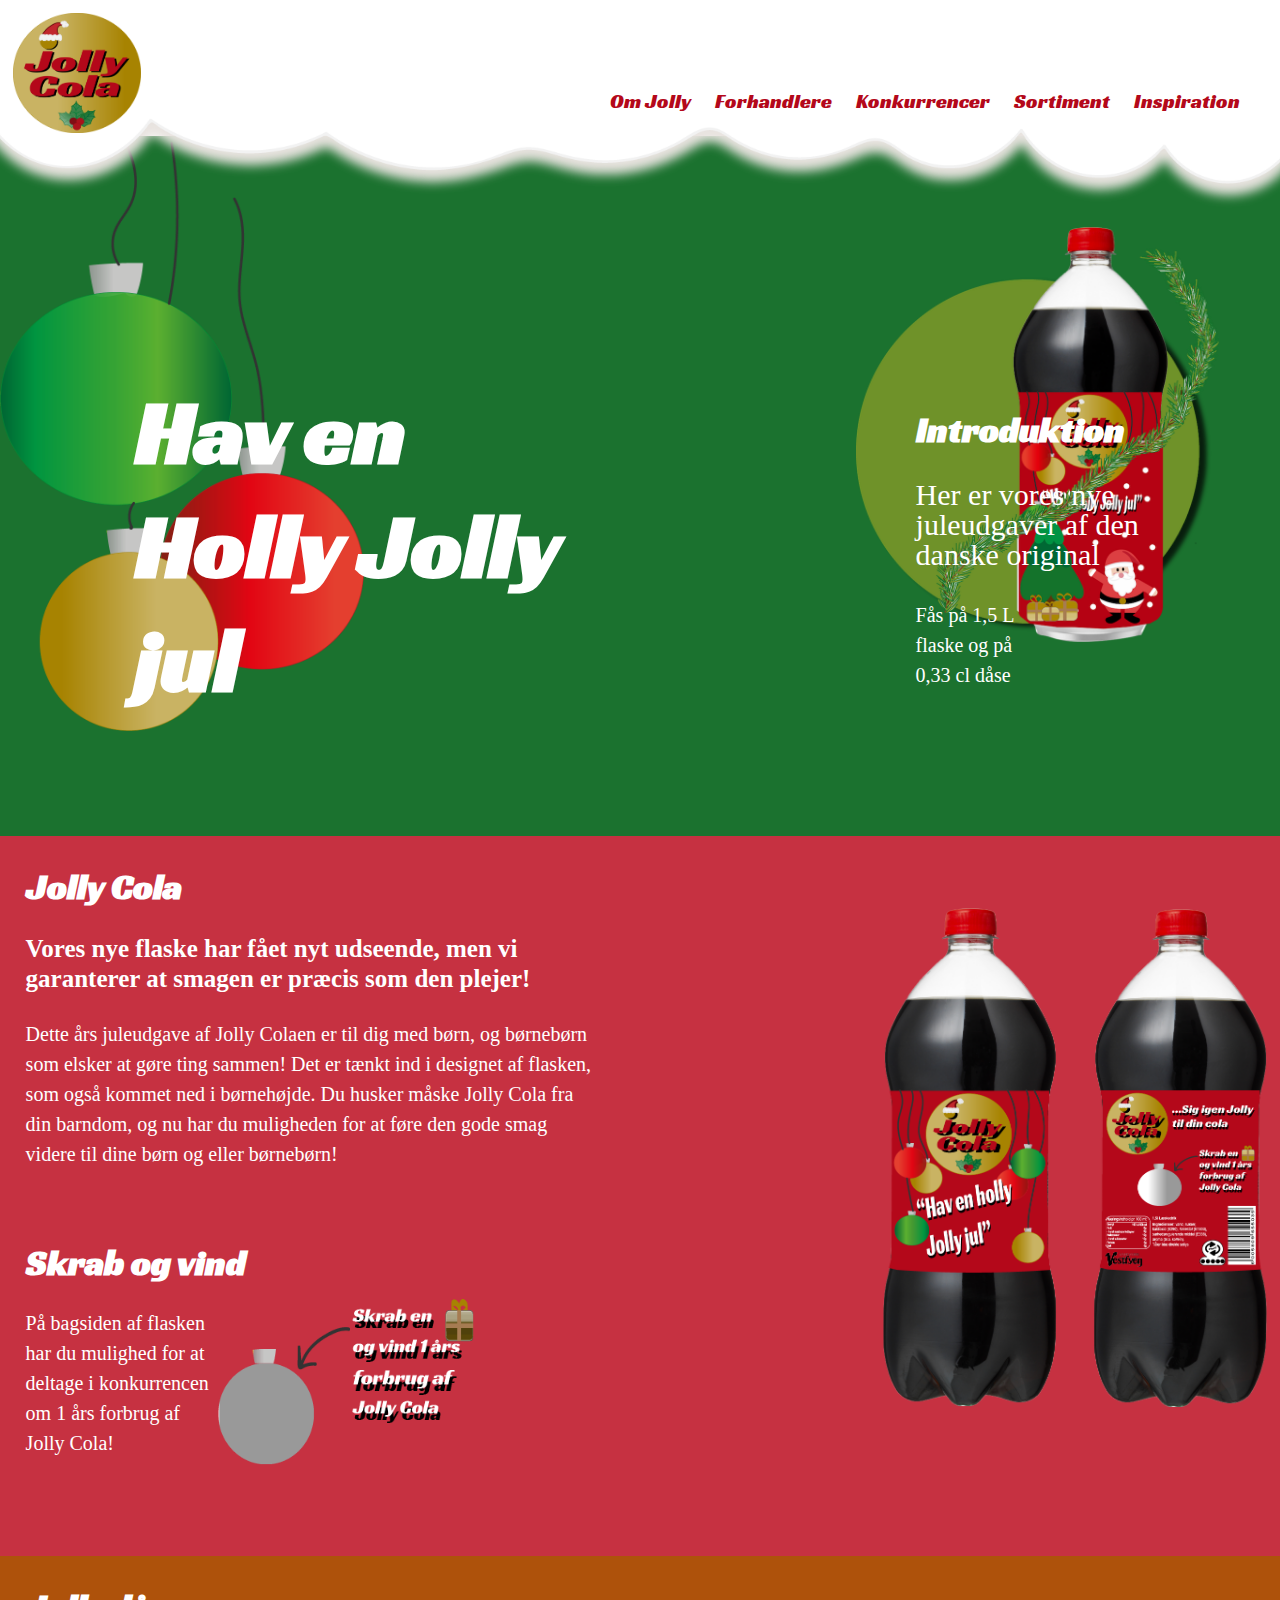
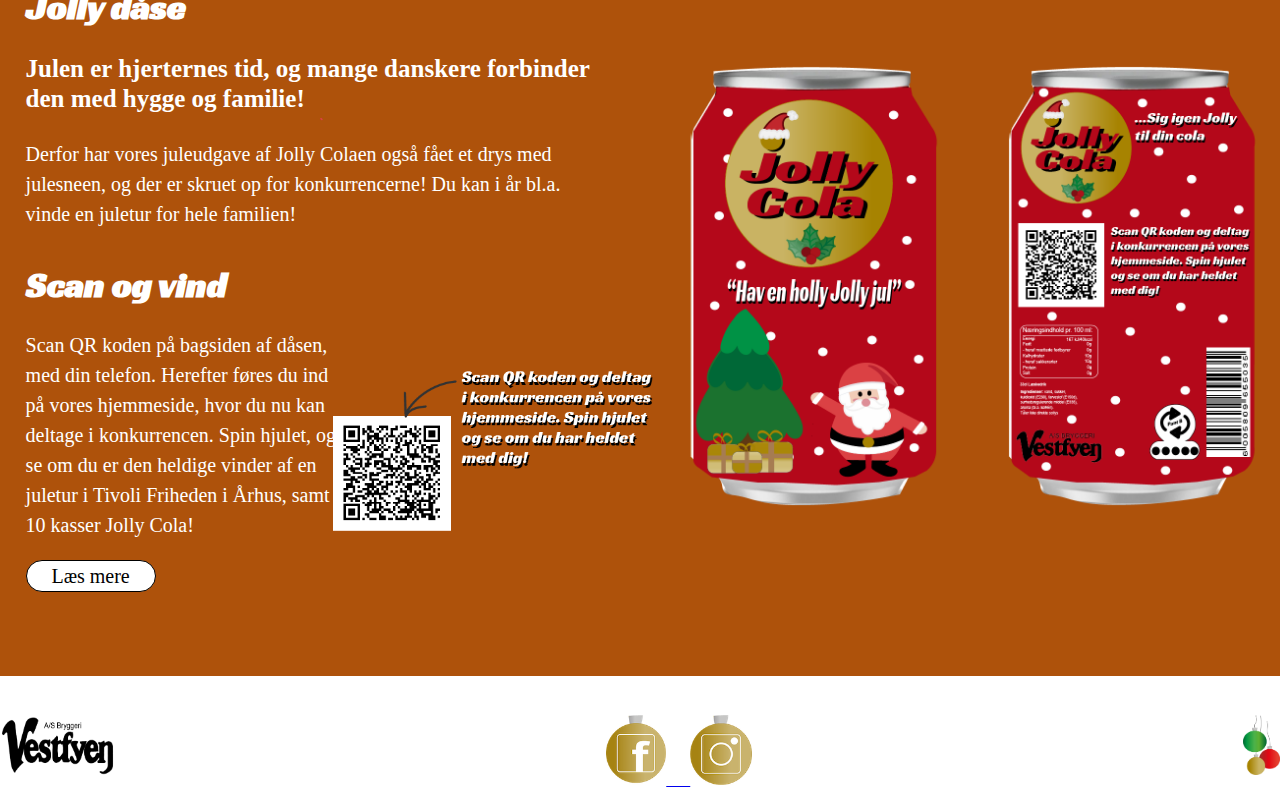
<file: programmering/index.html>
<!DOCTYPE html>
<html lang="da">
<head>
  <meta charset="UTF-8">
  <meta name="viewport" content="width=device-width, initial-scale=1.0">
  <meta http-equiv="X-UA-Compatible" content="ie=edge">
  <meta name="robots" content="noindex">
  <title>Forside</title>
  <meta name="description" content="forsiden viser de nye juleudgaver af den danske original sodavand">
  <meta name="keywords" content="ny udgave, jul, flaksesodavand, dåsesodavand, skrab og vind, qr code">

  <link rel="stylesheet" href="css/navbar.css">
  <link rel="stylesheet" href="css/index.css">
    <link rel="icon" type="image/x-icon" href="images/logo.png"/>
</head>

<body>

<!--navbar/header-->
  <header>

  <img class="headimage" src="images/header.png" alt="skyheader">
    <a href="index.html">
      <img class="logo" src="images/logo.png" alt="logo">
    </a>

<div class="nav">
   <label for="toggle">&#9776;</label>
   <input type="checkbox" id="toggle">

   <div class="menu">
       <a href="aboutjolly.html">Om Jolly</a>
       <a href="retailers.html">Forhandlere</a>
       <a href="contest.html">Konkurrencer</a>
       <a href="sortiment.html">Sortiment</a>
       <a href="404page.html">Inspiration</a>
   </div>
</div>
</header>

<div class="snowflakes" aria-hidden="true">
  <div class="snowflake">
  ❅
  </div>
  <div class="snowflake">
  ❆
  </div>
  <div class="snowflake">
  ❅
  </div>
  <div class="snowflake">
  ❆
  </div>
  <div class="snowflake">
  ❅
  </div>
  <div class="snowflake">
  ❆
  </div>
  <div class="snowflake">
    ❅
  </div>
  <div class="snowflake">
    ❆
  </div>
  <div class="snowflake">
    ❅
  </div>
  <div class="snowflake">
    ❆
  </div>
  <div class="snowflake">
    ❅
  </div>
  <div class="snowflake">
    ❆
  </div>
</div>

<!--Første del på indexsiden - grøn-->
<div class="introduction">
  <div>
  <img class="ballindex" src="images/ball.png" alt="christmasballs">
    <h1 class="hollyjolly">Hav en Holly Jolly jul</h1>
  </div>

    <div>
      <div class="indextext">
        <h1>Introduktion</h1>
        <p class="newedition"> Her er vores nye juleudgaver af den danske original</p>
        <p class="twoways">Fås på 1,5 L flaske og på 0,33 cl dåse</p>
      </div>
        <img class="halfhalf" src="images/halfhalfindex.png" alt="soda">
    </div>
</div>

<!--Anden del på indexsiden - rød-->
<div class="jollycolaindex">
  <div class="indextextred">
    <h1 class="headjolly">Jolly Cola</h1>
    <p class="newbottletext">Vores nye flaske har fået nyt udseende, men vi garanterer at smagen er præcis som den plejer! </p>
    <p class="indexwebtext">Dette års juleudgave af Jolly Colaen er til dig med børn, og børnebørn som elsker at gøre ting sammen! Det er tænkt ind i
        designet af flasken, som også kommet ned i børnehøjde. Du husker måske Jolly Cola fra din barndom, og nu har du muligheden
        for at føre den gode smag videre til dine børn og eller børnebørn!</p>
  </div>
        <br>
        <br>
        <br>
    <div class="scrapindex">
      <h1>Skrab og vind</h1>
      <p class="scraptext">På bagsiden af flasken har du mulighed for at deltage i konkurrencen om 1 års forbrug af Jolly Cola!</p>
    </div>
       <img class="bottle" src="images/bottle.png" alt="bottlesoda">
       <img class="scrapwin" src="images/scrapwin.png" alt="scrapeandwin">
</div>

<!--Tredje del på indexsiden - brændtorange-->
<div class="jollytinindex">
  <div class="tintext">
    <h1 class="tinheading">Jolly dåse</h1>
    <p class="textmobil">Vores nye dåse har fået nyt udseende, men vi garanterer at smagen er præcis som den plejer! </p>
      <p class="tintextweb">Julen er hjerternes tid, og mange danskere forbinder den med hygge og familie!</p>
      <p class="tintextweb2">Derfor har vores juleudgave af Jolly Colaen også fået et drys med julesneen, og der er skruet op for konkurrencerne!
        Du kan i år bl.a. vinde en juletur for hele familien!</p>
  </div>
        <br>
        <br>
        <br>
    <div class="scanindex">
      <h1>Scan og vind</h1>
      <p class="scantext">Scan QR koden på bagsiden af dåsen, med din telefon. Herefter føres du ind på vores hjemmeside, hvor du nu
          kan deltage i konkurrencen. Spin hjulet, og se om du er den heldige vinder af en juletur i Tivoli Friheden i Århus,
          samt 10 kasser Jolly Cola!</p>
    </div>
       <img class="colatin" src="images/colatin.png" alt="tinsoda">
       <img class="scanwin" src="images/qrcode.png" alt="qrcode">
       <a class="buttononindexpage" href="contest.html">
       <p class="buttonindex">Læs mere</p>
       </a>
</div>

<!--Footer-->
  <footer>
    <div class="footelements">
      <img class="vestfyen" src="images/vestfyen.png" alt="vestfyenlogo">
        <div class="socials">
          <a href="https://www.facebook.com/JollyCola">
            <img class="facebook" src="images/facebook.png" alt="facebook">
          </a>
          <a href="https://www.instagram.com/jollycolaoriginal/">
            <img class="instagram" src="images/instagram.png" alt="instagram">
          </a>
        </div>
      <img class="ball" src="images/ball.png" alt="christmasballs">
    </div>
  </footer>



</body>
</file>
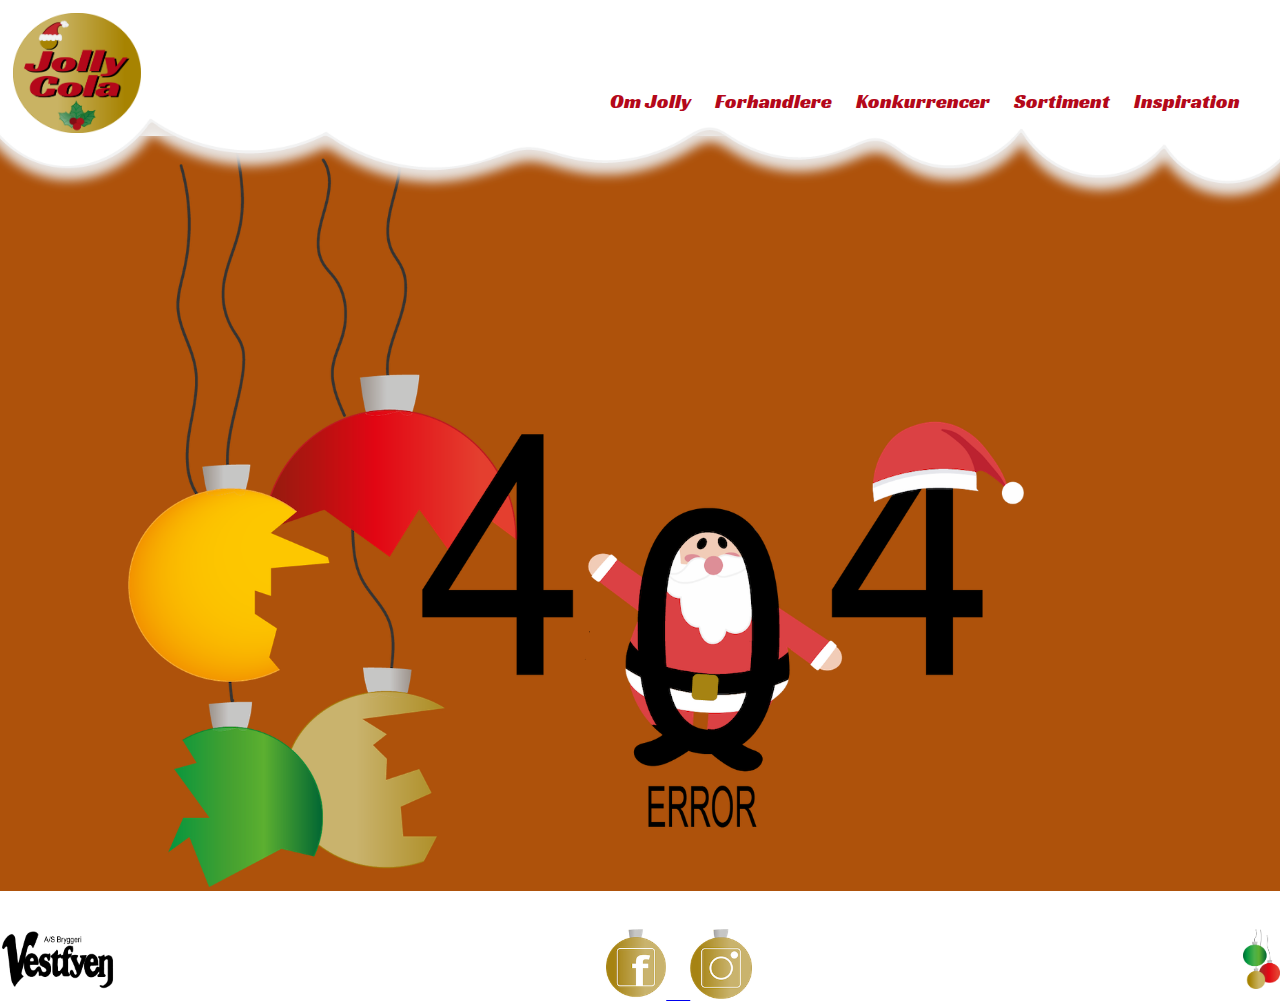
<file: programmering/404page.html>
<!DOCTYPE html>
<html lang="da">
<head>
  <meta charset="UTF-8">
  <meta name="viewport" content="width=device-width, initial-scale=1.0">
  <meta http-equiv="X-UA-Compatible" content="ie=edge">
  <meta name="robots" content="noindex">
  <title>404page</title>
  <meta name="description" content="404 error page - content coming soon">
  <meta name="keywords" content="error, loading, coming soon">

  <link rel="stylesheet" href="css/navbar.css">
  <link rel="stylesheet" href="css/404page.css">
    <link rel="icon" type="image/x-icon" href="images/logo.png"/>
</head>

<body>

<!--navbar/header-->
  <header>

  <img class="headimage" src="images/header.png" alt="skyheader">
    <a href="index.html">
      <img class="logo" src="images/logo.png" alt="logo">
    </a>

<div class="nav">
   <label for="toggle">&#9776;</label>
   <input type="checkbox" id="toggle">

   <div class="menu">
       <a href="aboutjolly.html">Om Jolly</a>
       <a href="retailers.html">Forhandlere</a>
       <a href="contest.html">Konkurrencer</a>
       <a href="sortiment.html">Sortiment</a>
       <a href="404page.html">Inspiration</a>
   </div>
</div>
</header>

<!--404page-->
<div class="error">
  <img class="imageerror" src="images/404page.png" alt="404page">
</div>


<!--Footer-->
  <footer>
    <div class="footelements">
      <img class="vestfyen" src="images/vestfyen.png" alt="vestfyenlogo">
        <div class="socials">
          <a href="https://www.facebook.com/JollyCola">
            <img class="facebook" src="images/facebook.png" alt="facebook">
          </a>
          <a href="https://www.instagram.com/jollycolaoriginal/">
            <img class="instagram" src="images/instagram.png" alt="instagram">
          </a>
        </div>
      <img class="ball" src="images/ball.png" alt="christmasballs">
    </div>
  </footer>

</body>
</file>
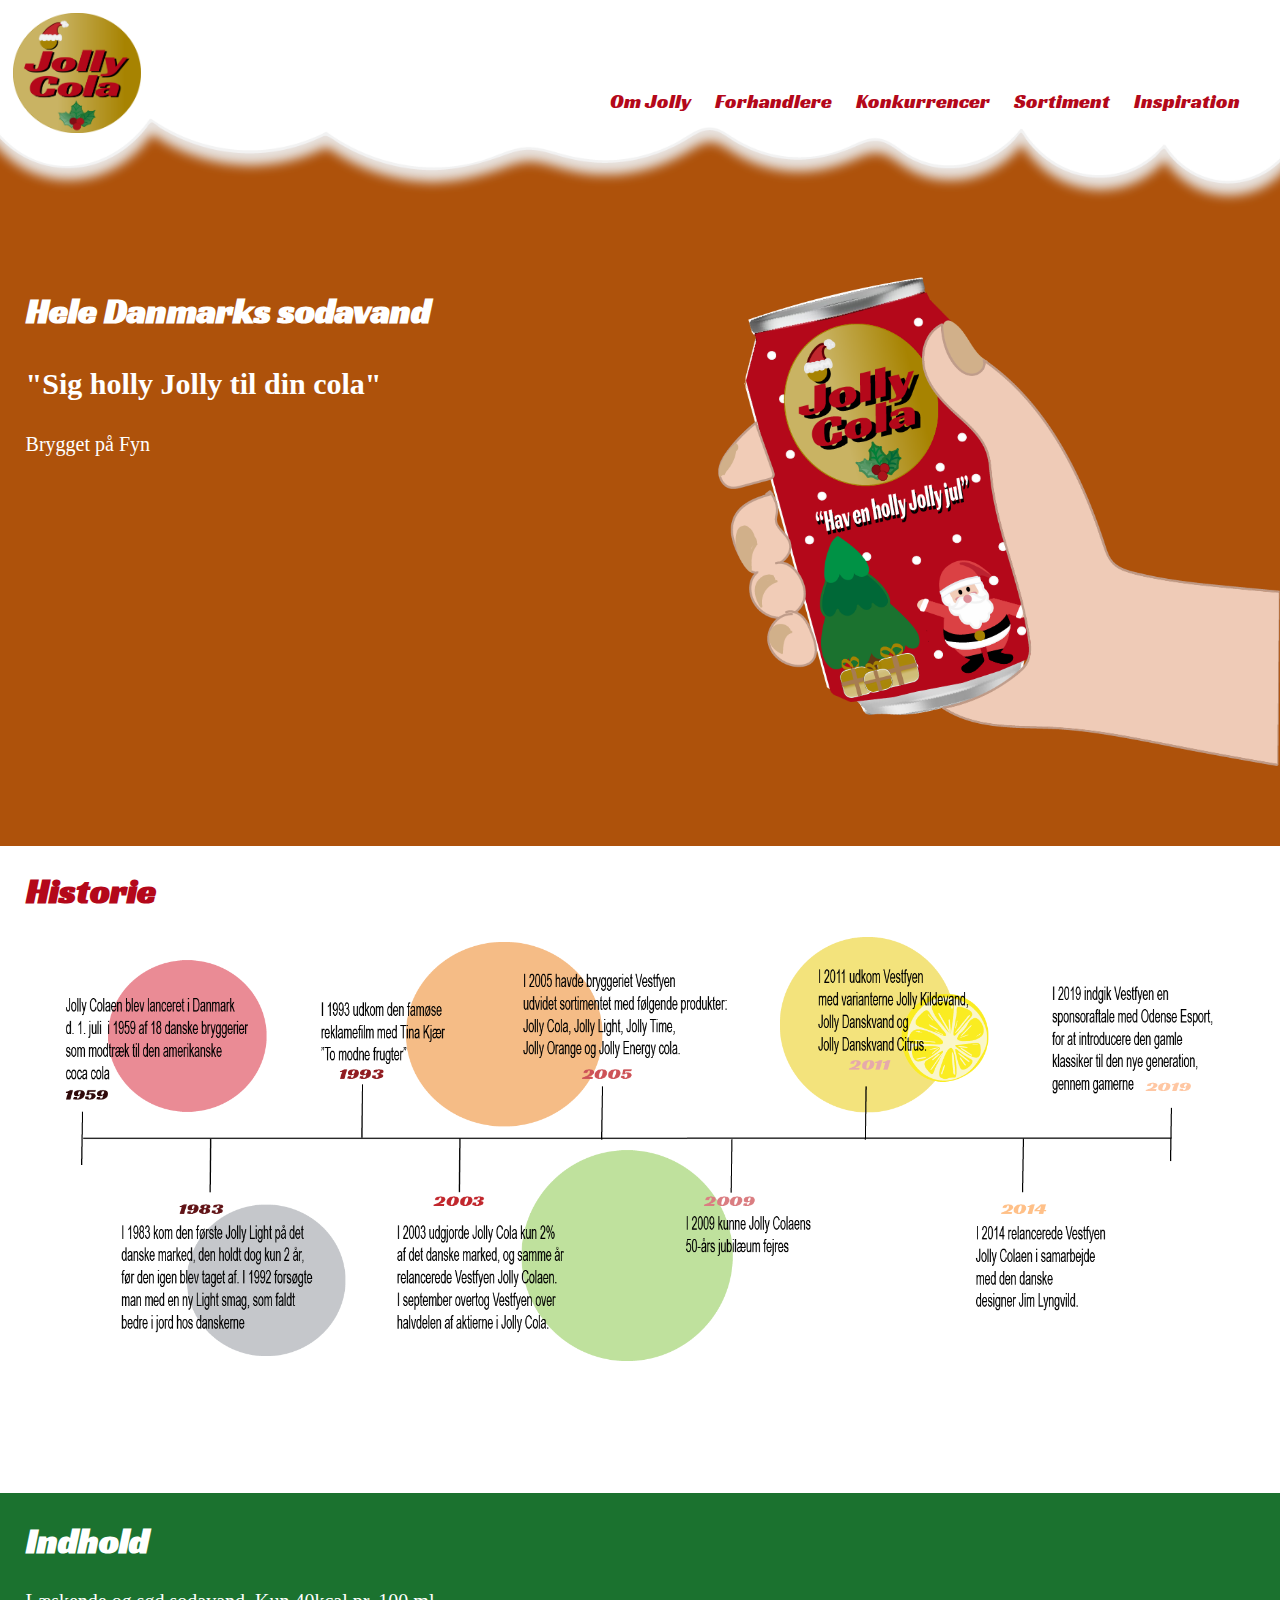
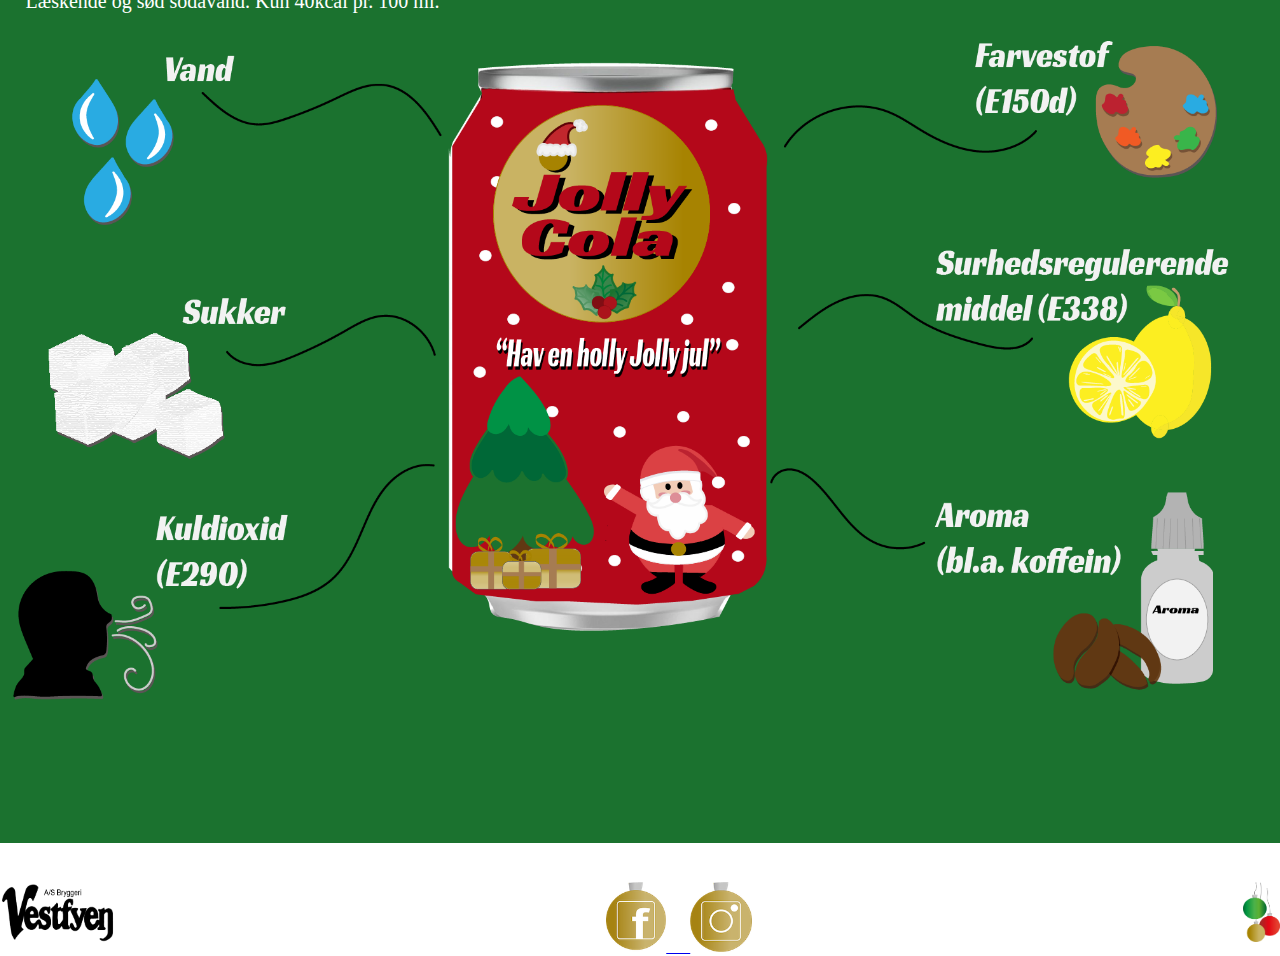
<file: programmering/aboutjolly.html>
<!DOCTYPE html>
<html lang="da">
<head>
  <meta charset="UTF-8">
  <meta name="viewport" content="width=device-width, initial-scale=1.0">
  <meta http-equiv="X-UA-Compatible" content="ie=edge">
  <meta name="robots" content="noindex">
  <title>Om Jolly</title>
  <meta name="description" content="Siden fortæller om Jollys historie, og hvad sodavanden indeholder">
  <meta name="keywords" content="Jolly Cola, historie, indhold, danmarks sodavand">

  <link rel="stylesheet" href="css/navbar.css">
  <link rel="stylesheet" href="css/aboutjolly.css">
    <link rel="icon" type="image/x-icon" href="images/logo.png"/>
</head>

<body>

  <header>
    <img class="headimage" src="images/header.png" alt="skyheader">
      <a href="index.html">
        <img class="logo" src="images/logo.png" alt="logo">
      </a>

<div class="nav">
   <label for="toggle">&#9776;</label>
   <input type="checkbox" id="toggle">

   <div class="menu">
       <a href="aboutjolly.html">Om Jolly</a>
       <a href="retailers.html">Forhandlere</a>
       <a href="contest.html">Konkurrencer</a>
       <a href="sortiment.html">Sortiment</a>
       <a href="404page.html">Inspiration</a>
   </div>
</div>
</header>

<!--Første del af om jolly-->
  <div class="firstpartabout">
    <div class="firstparttext">
      <h1 class="headingabout">Hele Danmarks sodavand</h1>
      <p class="sayhollyto">"Sig holly Jolly til din cola"</p>
      <p>Brygget på Fyn</p>
    </div>
        <img class="smallhand" src="images/smallhand.png" alt="smallhand">
  </div>

<!--Anden del af om jolly - Historien-->
  <div class="secondpartabout">
    <h1 class="headhistory">Historie</h1>
    <img class="historystanding" src="images/historystanding.png" alt="jollyshistory">
    <img class="historyvertical" src="images/historyvertical.png" alt="jollyshistory">
  </div>

<!--Tredje del af om jolly - Hvad indeholder en Jolly Cola?-->

  <div class="thirdpartabout">
    <h1 class="contentcaption">Indhold</h1>
    <p class="ptextabout">Læskende og sød sodavand. Kun 40kcal pr. 100 ml.</p>
    <img class="infograpichsoda" src="images/infograpichsoda.png" alt="infograpichsoda">
  </div>

  <!--Footer-->
    <footer>
      <div class="footelements">
        <img class="vestfyen" src="images/vestfyen.png" alt="vestfyenlogo">
          <div class="socials">
            <a href="https://www.facebook.com/JollyCola">
              <img class="facebook" src="images/facebook.png" alt="facebook">
            </a>
            <a href="https://www.instagram.com/jollycolaoriginal/">
              <img class="instagram" src="images/instagram.png" alt="instagram">
            </a>
          </div>
        <img class="ball" src="images/ball.png" alt="christmasballs">
      </div>
    </footer>


</body>
</file>
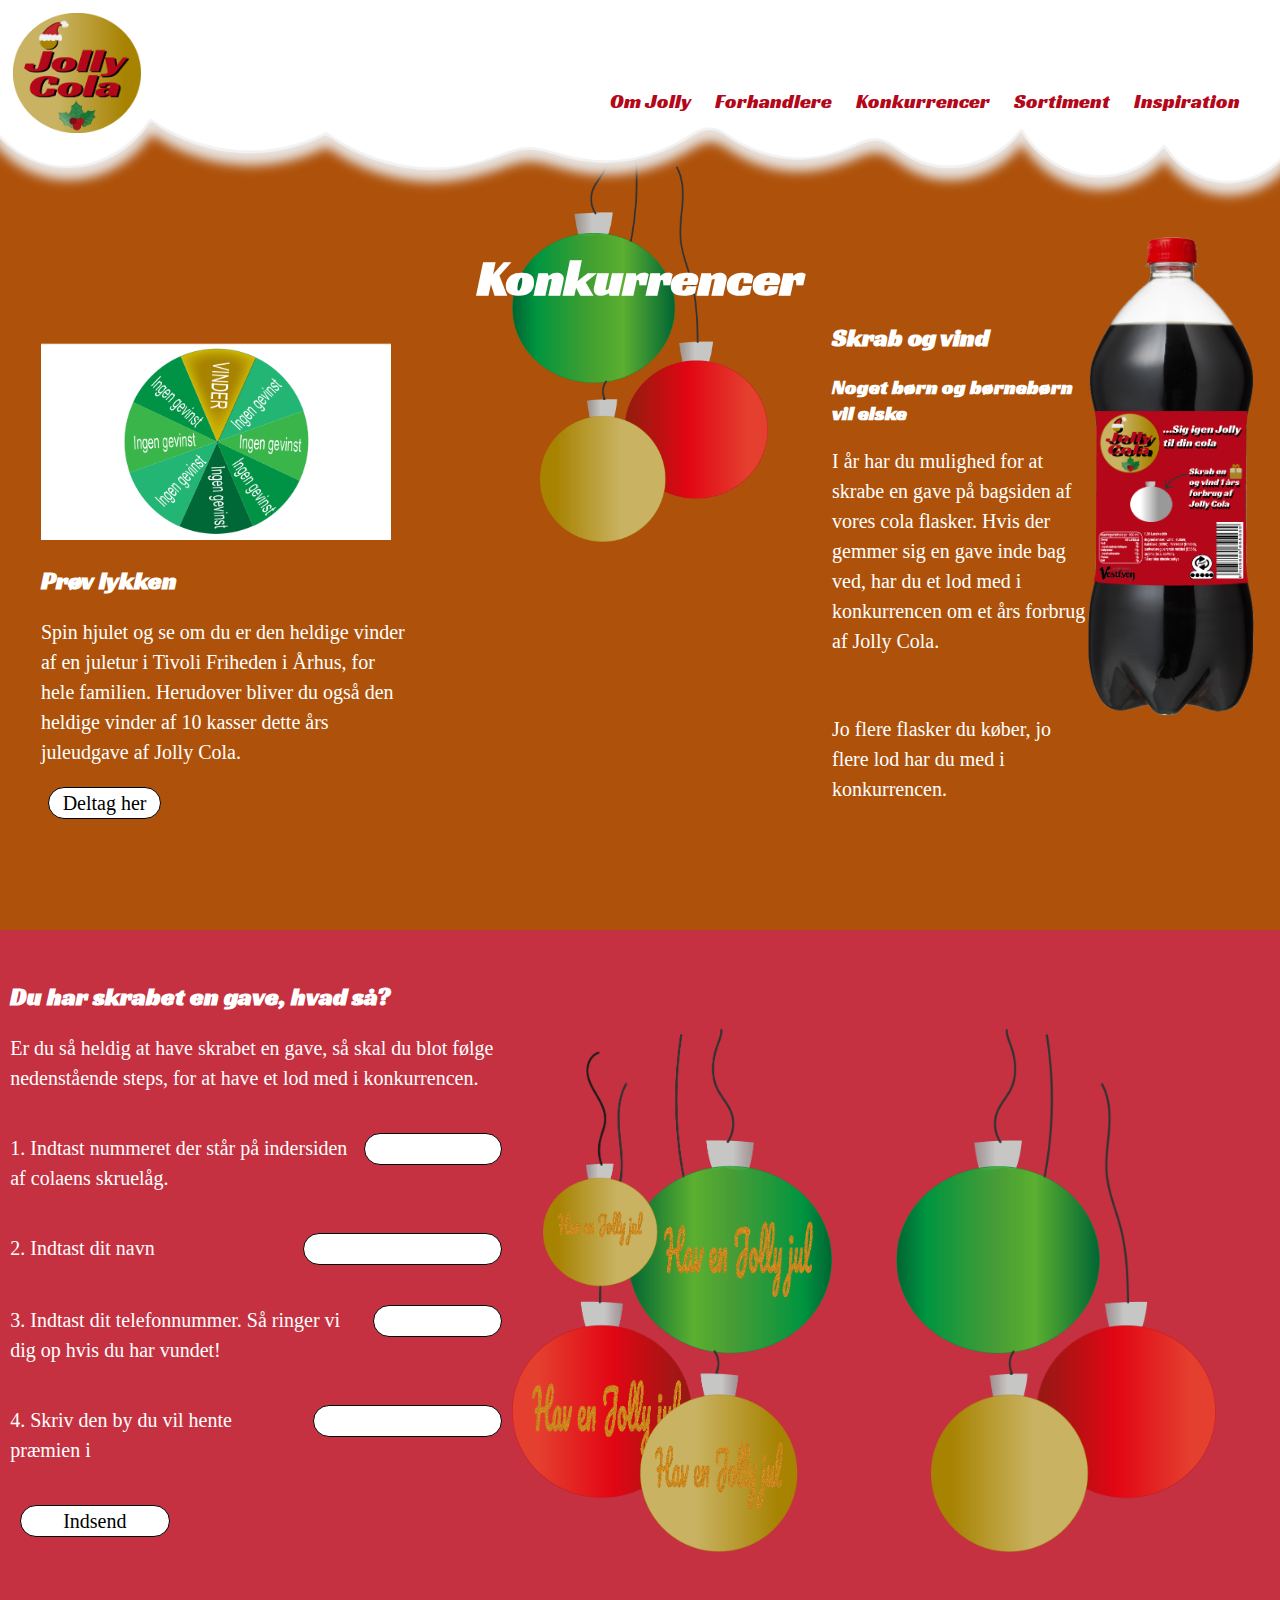
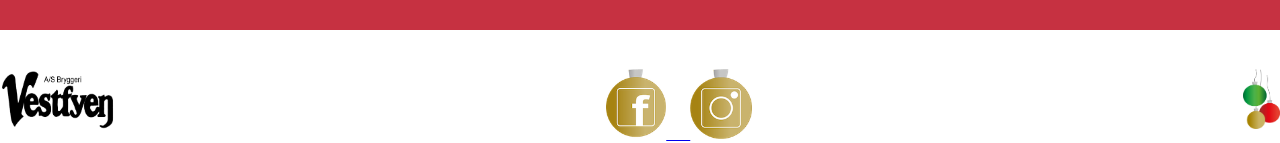
<file: programmering/contest.html>
<!DOCTYPE html>
<html lang="da">
<head>
  <meta charset="UTF-8">
  <meta name="viewport" content="width=device-width, initial-scale=1.0">
  <meta http-equiv="X-UA-Compatible" content="ie=edge">
  <meta name="robots" content="noindex">
  <title>Konkurrencer</title>
  <meta name="description" content="Deltag i fede konkurrencer og vind en tur i Tivoli Friheden med hele familien, spin hjulet og se om du er den heldige.">
  <meta name="keywords" content="konkurrencer, spin og vind, skrab og vind,børnebørn,børn, hele familien">

  <link rel="stylesheet" href="css/navbar.css">
  <link rel="stylesheet" href="css/contest.css">
    <link rel="icon" type="image/x-icon" href="images/logo.png"/>
</head>

<body>

  <header>

    <img class="headimage" src="images/header.png" alt="skyheader">
      <a href="index.html">
        <img class="logo" src="images/logo.png" alt="logo">
      </a>

<div class="nav">
   <label for="toggle">&#9776;</label>
   <input type="checkbox" id="toggle">

   <div class="menu">
       <a href="aboutjolly.html">Om Jolly</a>
       <a href="retailers.html">Forhandlere</a>
       <a href="contest.html">Konkurrencer</a>
       <a href="sortiment.html">Sortiment</a>
       <a href="404page.html">Inspiration</a>
   </div>
</div>
</header>

  <div class="backgroundcontest">
    <img class="contestballs" src="images/ball.png" alt="christmasballs">
    <h1 class="contestheading">Konkurrencer</h1>

    <div class="firstcontestwheel">
      <img class="spinwheel" src="images/spinwheel.png" alt="spinwheel">
      <div class="textfirstcontest">
        <h2>Prøv lykken</h2>
        <p>Spin hjulet og se om du er den heldige vinder af en juletur i Tivoli Friheden i Århus, for hele
            familien. Herudover bliver du også den heldige vinder af 10 kasser dette års juleudgave af Jolly Cola.</p>
            <a class="buttononcontestpage" href="wheel.html">
            <p class="buttoncontest">Deltag her</p>
            </a>
            <br>
            <br>
            <br>
      </div>
    </div>
  </div>


  <div class="secondcontest">
    <img class="bottlebehind" src="images/bottlebehind.png" alt="colabottle">
    <div class="textsecondcontest">
      <h2>Skrab og vind</h2>
      <h2 class="scrapandwintext"> Noget børn og børnebørn vil elske</h2>
      <p>I år har du mulighed for at skrabe en gave på bagsiden af vores cola flasker.
        Hvis der gemmer sig en gave inde bag ved, har du et lod med i konkurrencen om et års forbrug af Jolly Cola.</p>
        <br>
        <p>Jo flere flasker du køber, jo flere lod har du med i konkurrencen.</p>
    </div>
  </div>

<!--Du har skrabet en gave delen - udfylde informationer for at modtage gevinst-->

<div class="thirdcontest">
    <div class="maybewintext">
    <h2 class="whatnow">Du har skrabet en gave, hvad så?</h2>
    <p class="textthirdcontest">Er du så heldig at have skrabet en gave, så skal du blot følge nedenstående steps, for at have et lod med i konkurrencen. </p>
        <div class="informationwin">
          <div class="capnumber">
            <p>1. Indtast nummeret der står på indersiden af colaens skruelåg.</p>
            <p class="insertinformation"></p>
          </div>

          <div class="name">
            <p>2. Indtast dit navn</p>
            <p class="insertinformation"></p>
          </div>

          <div class="number">
            <p>3. Indtast dit telefonnummer. Så ringer vi dig op hvis du har vundet!</p>
            <p class="insertinformation"></p>
          </div>

          <div class="city">
            <p>4. Skriv den by du vil hente præmien i</p>
            <p class="insertinformation"></p>
          </div>
          <a class="buttononcontestpage" href="centest.html">
          <p class="buttoncontest">Indsend</p>
          </a>
        </div>
    </div>
</div>

    <img class="ornimentscontest" src="images/fourballs.png" alt="fourchristmasballs">
    <img class="ornimentscontest orinmentthreeballs" src="images/ball.png" alt="fourchristmasballs">


    <!--Footer-->
      <footer>
        <div class="footelements">
          <img class="vestfyen" src="images/vestfyen.png" alt="vestfyenlogo">
            <div class="socials">
              <a href="https://www.facebook.com/JollyCola">
                <img class="facebook" src="images/facebook.png" alt="facebook">
              </a>
              <a href="https://www.instagram.com/jollycolaoriginal/">
                <img class="instagram" src="images/instagram.png" alt="instagram">
              </a>
            </div>
          <img class="ball" src="images/ball.png" alt="christmasballs">
        </div>
      </footer>



</body>
</file>
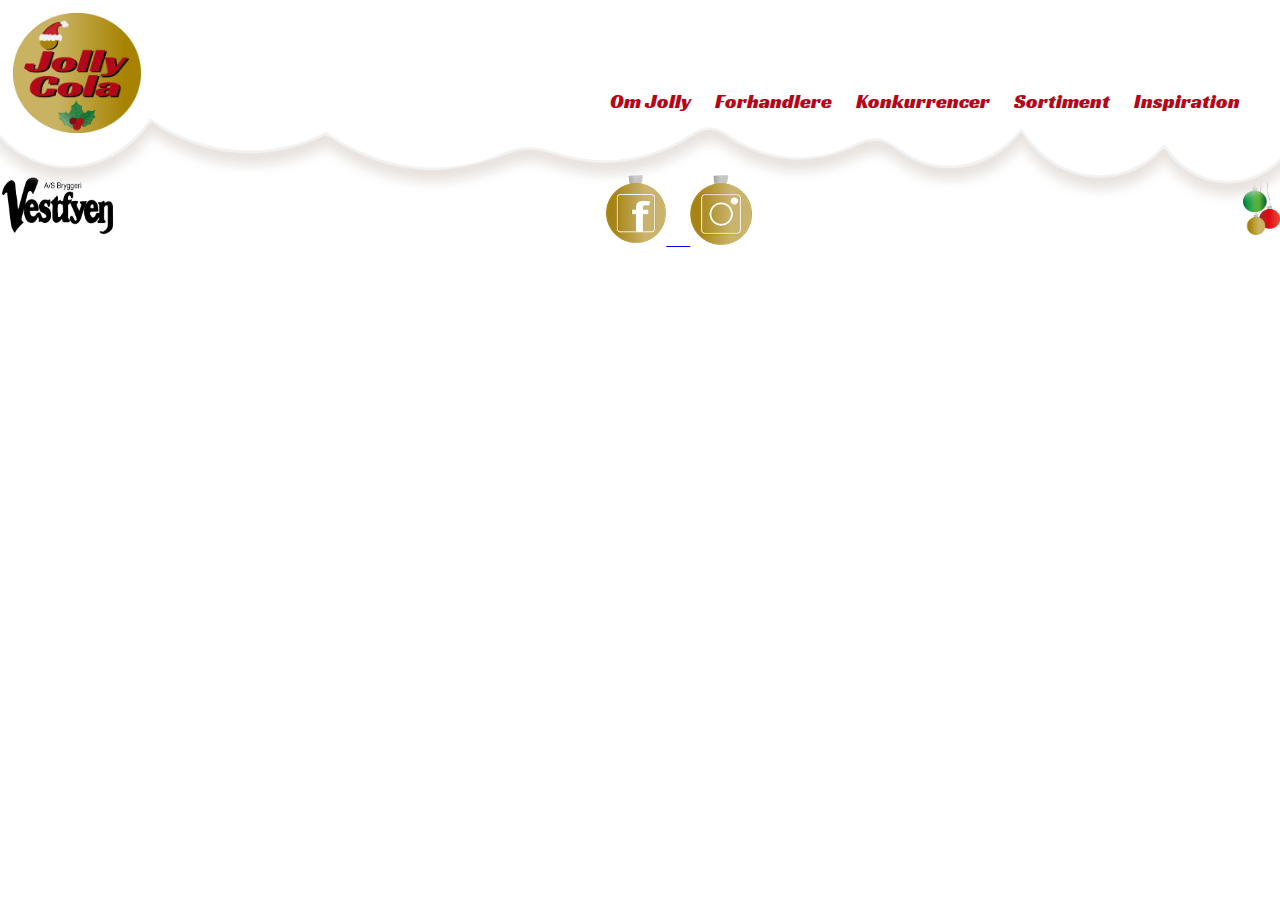
<file: programmering/navbar.html>
<!DOCTYPE html>
<html lang="da">
<head>
  <meta charset="UTF-8">
  <meta name="viewport" content="width=device-width, initial-scale=1.0">
  <meta http-equiv="X-UA-Compatible" content="ie=edge">
  <meta name="robots" content="noindex">
  <title>navbar</title>
  <meta name="description" content="navbaren viser menuen og herudover er footeren også her">
  <meta name="keywords" content="menu, header, footer">

  <link rel="stylesheet" href="css/navbar.css">
    <link rel="icon" type="image/x-icon" href="images/logo.png"/>
</head>

<body>

  <header>

    <img class="headimage" src="images/header.png" alt="skyheader">
      <a href="index.html">
        <img class="logo" src="images/logo.png" alt="logo">
      </a>

<div class="nav">
   <label for="toggle">&#9776;</label>
   <input type="checkbox" id="toggle">

     <div class="menu">
         <a href="aboutjolly.html">Om Jolly</a>
         <a href="retailers.html">Forhandlere</a>
         <a href="contest.html">Konkurrencer</a>
         <a href="sortiment.html">Sortiment</a>
         <a href="404page.html">Inspiration</a>
     </div>
</div>
</header>

<!--Footer-->
  <footer>
    <div class="footelements">
      <img class="vestfyen" src="images/vestfyen.png" alt="vestfyenlogo">
        <div class="socials">
          <a href="https://www.facebook.com/JollyCola">
            <img class="facebook" src="images/facebook.png" alt="facebook">
          </a>
          <a href="https://www.instagram.com/jollycolaoriginal/">
            <img class="instagram" src="images/instagram.png" alt="instagram">
          </a>
        </div>
      <img class="ball" src="images/ball.png" alt="christmasballs">
    </div>
  </footer>



</body>
</file>
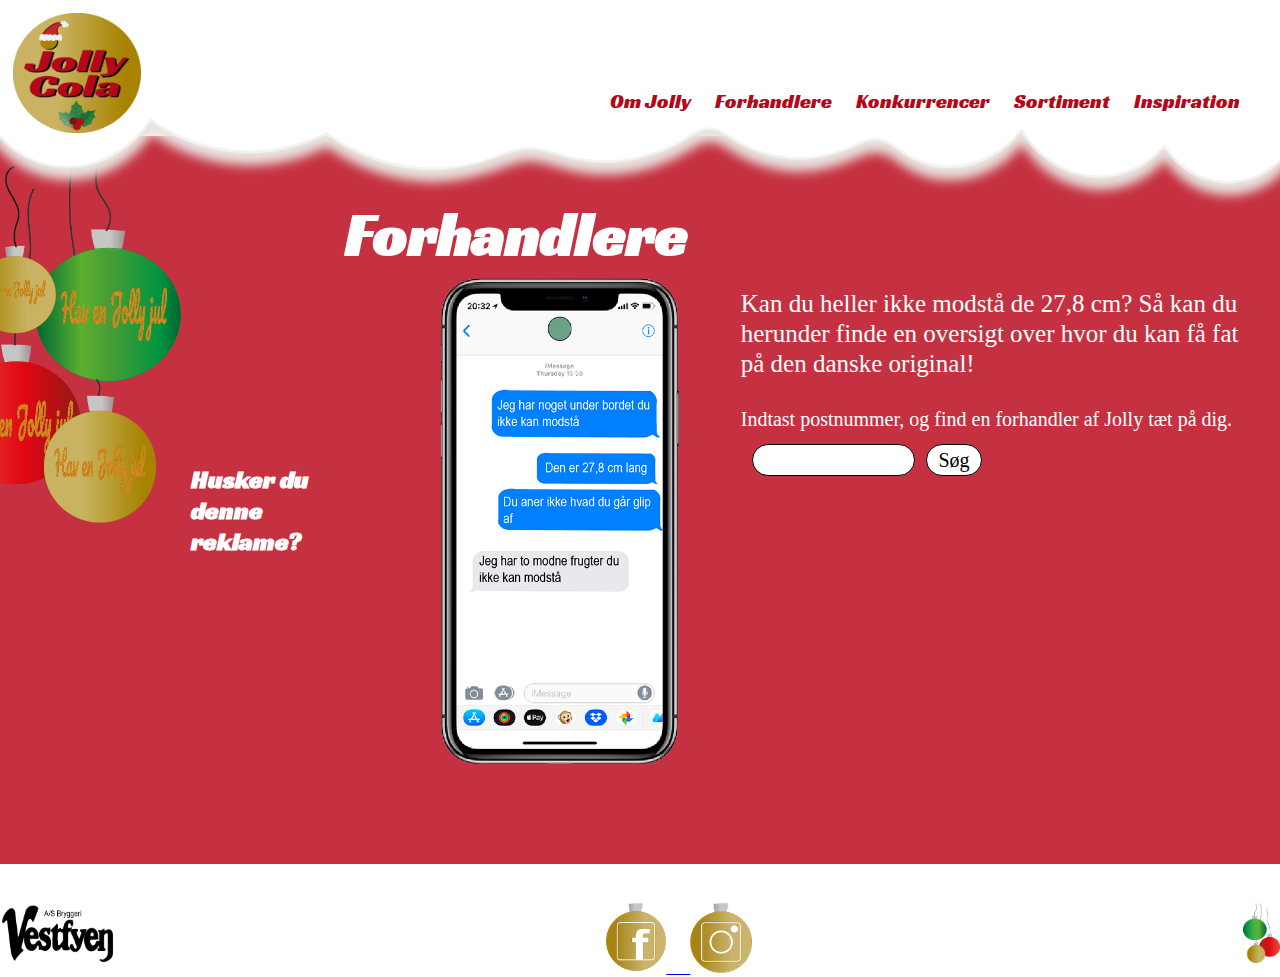
<file: programmering/retailers.html>
<!DOCTYPE html>
<html lang="da">
<head>
  <meta charset="UTF-8">
  <meta name="viewport" content="width=device-width, initial-scale=1.0">
  <meta http-equiv="X-UA-Compatible" content="ie=edge">
  <meta name="robots" content="noindex">
  <title>Forhandlere</title>
  <meta name="description" content="Siden her viser hvor man kan købe Jolly Cola henne, rema1000 bl.a. og har referencer til en gammel reklame">
  <meta name="keywords" content="forhandlere, hvor, rema1000, gammel reklame">

  <link rel="stylesheet" href="css/navbar.css">
  <link rel="stylesheet" href="css/retailers.css">
    <link rel="icon" type="image/x-icon" href="images/logo.png"/>
</head>

<body>

  <header>

    <img class="headimage" src="images/header.png" alt="skyheader">
      <a href="index.html">
        <img class="logo" src="images/logo.png" alt="logo">
      </a>

<div class="nav">
   <label for="toggle">&#9776;</label>
   <input type="checkbox" id="toggle">

   <div class="menu">
       <a href="aboutjolly.html">Om Jolly</a>
       <a href="retailers.html">Forhandlere</a>
       <a href="contest.html">Konkurrencer</a>
       <a href="sortiment.html">Sortiment</a>
       <a href="404page.html">Inspiration</a>
   </div>
</div>
</header>

<!--Første del af forhandlere til telefon og ipad-->
<div class="foriphoneandipad">
  <div class="firstretailers">
    <h1 class="retailerstext">Forhandlere</h1>
    <img class="fourballsretailers swayimage" src="images/fourballs.png" alt="christmasorniments">

      <div class="textnexttophone">
        <h1 class="doyouremember" >Husker du denne reklame?</h1>
        <p class="phonetext">Kan du heller ikke modstå de 27,8 cm? Så kan du herunder finde en oversigt over
        hvor du kan få fat på den danske original!</p>
      </div>
        <img class="iphone" src="images/iphone.png" alt="iphone">
  </div>

  <div class="postsection">
    <p class="zipcodetext">Indtast postnummer, og find en forhandler af Jolly tæt på dig.</p>
    <div class="retailerssearch">
      <p class="insertzipcode"></p>
      <p class="searchbutton">Søg</p>
    </div>
    <iframe class="maps" src="https://www.google.com/maps/embed?pb=!1m16!1m12!1m3!1d71114.167083287!2d10.12768675263261!3d56.15161104242585!2m3!1f0!2f0!3f0!3m2!1i1024!2i768!4f13.1!2m1!1srema%201000!5e0!3m2!1sda!2sdk!4v1638960845483!5m2!1sda!2sdk" width="400" height="250" style="border:0;" allowfullscreen="" loading="lazy"></iframe>
  </div>
</div>

<!--Til web - jeg havde gjort koden svær for mig selv i første omgang - dette er lidt en lappeløsning
da jeg ikke helt vidste hvad jeg ellers skulle gøre. Jeg har derfor givet class .foriphoneandipad en
display none i css filen under web, og det samme med retailersweb for iphone og ipad som også har fået en display none.
Måske det havde været nemmere ved brug af flexbox, men så fungerede det kun på web og blev mærkelig på telefon.
Igen ikke den bedste løsning rent programmeringsmæssigt, men den ligner mine mockups-->
<div class="retailersweb">
    <div>
      <img class="fourballsretailers swayimage" src="images/fourballs.png" alt="christmasorniments">
    </div>

      <div>
        <h1 class="doyouremember">Husker du denne reklame?</h1>
      </div>

        <div>
          <h1 class="retailerstext">Forhandlere</h1>
          <img class="iphone" src="images/iphone.png" alt="iphone">
        </div>

        <div>
          <p class="phonetext">Kan du heller ikke modstå de 27,8 cm? Så kan du herunder finde en oversigt over
          hvor du kan få fat på den danske original!</p>
            <p class="zipcodetext">Indtast postnummer, og find en forhandler af Jolly tæt på dig.</p>
              <div class="buttonsretailers">
                <p class="insertzipcode"></p>
                <p class="searchbutton">Søg</p>
              </div>
                <iframe class="maps" src="https://www.google.com/maps/embed?pb=!1m16!1m12!1m3!1d71114.167083287!2d10.12768675263261!3d56.15161104242585!2m3!1f0!2f0!3f0!3m2!1i1024!2i768!4f13.1!2m1!1srema%201000!5e0!3m2!1sda!2sdk!4v1638960845483!5m2!1sda!2sdk" width="400" height="250" style="border:0;" allowfullscreen="" loading="lazy"></iframe>
        </div>
  </div>

  <!--Footer-->
    <footer>
      <div class="footelements">
        <img class="vestfyen" src="images/vestfyen.png" alt="vestfyenlogo">
          <div class="socials">
            <a href="https://www.facebook.com/JollyCola">
              <img class="facebook" src="images/facebook.png" alt="facebook">
            </a>
            <a href="https://www.instagram.com/jollycolaoriginal/">
              <img class="instagram" src="images/instagram.png" alt="instagram">
            </a>
          </div>
        <img class="ball" src="images/ball.png" alt="christmasballs">
      </div>
    </footer>


</body>
</file>
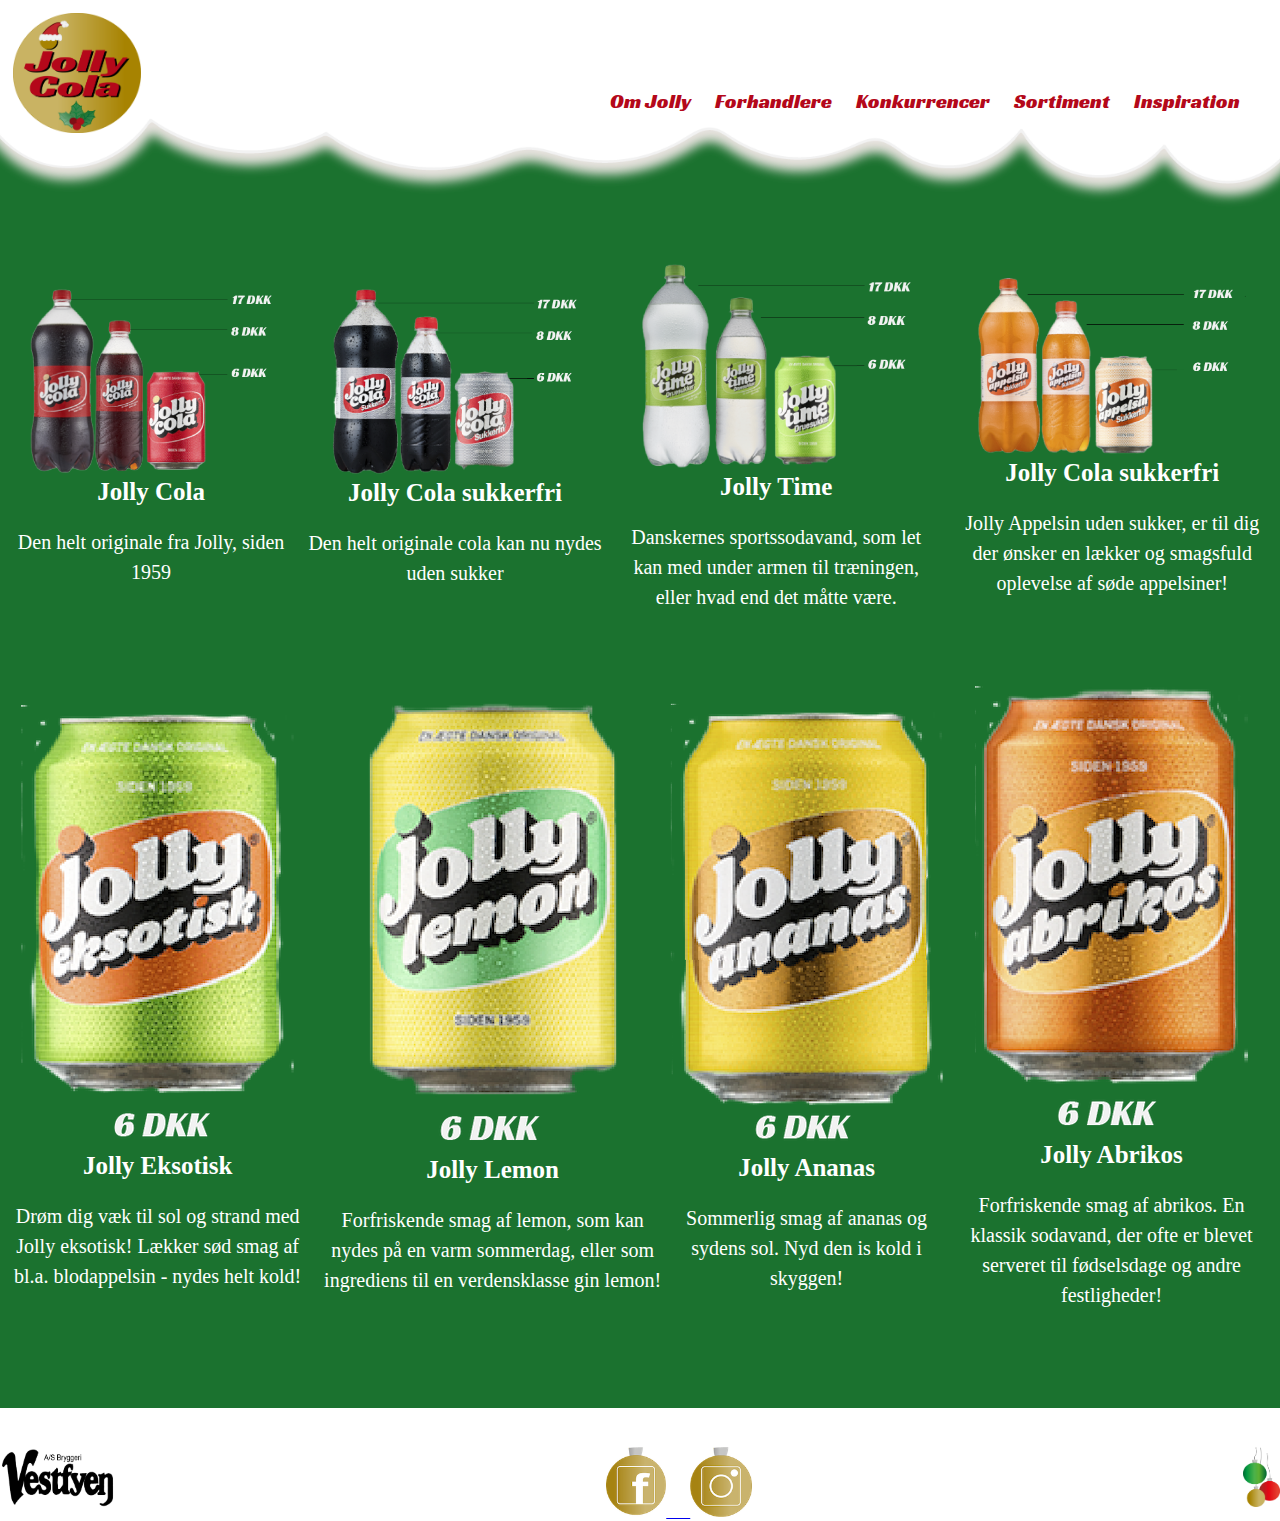
<file: programmering/sortiment.html>
<!DOCTYPE html>
<html lang="da">
<head>
  <meta charset="UTF-8">
  <meta name="viewport" content="width=device-width, initial-scale=1.0">
  <meta http-equiv="X-UA-Compatible" content="ie=edge">
  <meta name="robots" content="noindex">
  <title>Sortiment</title>
  <meta name="description" content="Siden her giver en oversigt over hvilke produkter Jolly har, hvilke smagsvarianter samt priser">
  <meta name="keywords" content="priser, sortiment, smagsvarianter">

  <link rel="stylesheet" href="css/navbar.css">
  <link rel="stylesheet" href="css/sortiment.css">
    <link rel="icon" type="image/x-icon" href="images/logo.png"/>
</head>

<body>

  <header>

    <img class="headimage" src="images/header.png" alt="skyheader">
      <a href="index.html">
        <img class="logo" src="images/logo.png" alt="logo">
      </a>

<div class="nav">
   <label for="toggle">&#9776;</label>
   <input type="checkbox" id="toggle">

   <div class="menu">
       <a href="aboutjolly.html">Om Jolly</a>
       <a href="retailers.html">Forhandlere</a>
       <a href="contest.html">Konkurrencer</a>
       <a href="sortiment.html">Sortiment</a>
       <a href="404page.html">Inspiration</a>
   </div>
</div>
</header>

<!--Sortimentssiden overskrift og julekugler-->
<div class="backgroundsortiment"> <!--div baggrundsfarve-->


  <h1 class="sortimentheading">Sortiment</h1>
  <img class="christmasball3" src="images/ball.png" alt="christmasballs">



  <div class="flexboxsortiment"> <!--Selve sortimentet - flexbox1-->
    <div class="cola">
      <img class="sortimentimage" src="images/colasortiment.png" alt="Jolly Cola">
      <p class="underheadsortiment">Jolly Cola</p>
      <p class="undertext">Den helt originale fra Jolly, siden 1959 </p>
    </div>
      <br>
      <br>
      <br>
        <div class="cola">
          <img class="sortimentimage" src="images/lightsortiment.png" alt="Jolly Cola light">
          <p class="underheadsortiment">Jolly Cola sukkerfri</p>
          <p class="undertext">Den helt originale cola kan nu nydes uden sukker</p>
        </div>
      <br>
      <br>
      <br>
        <div class="cola">
          <img class="sortimentimage" src="images/timesortiment.png" alt="Jolly Time">
          <p class="underheadsortiment">Jolly Time</p>
          <p class="undertext">Danskernes sportssodavand, som let kan med under armen til træningen, eller hvad end det måtte være.</p>
        </div>
      <br>
      <br>
      <br>
        <div class="cola">
          <img class="sortimentimage" src="images/orangesortiment.png" alt="Jolly Appelsin">
          <p class="underheadsortiment">Jolly Cola sukkerfri</p>
          <p class="undertext">Jolly Appelsin uden sukker, er til dig der ønsker en lækker og smagsfuld oplevelse af søde appelsiner!</p>
        </div>
    </div> <!--slut Selve sortimentet - flexbox1-->
      <br>
      <br>
      <br>
    <div class="flexboxtin"> <!--Selve sortimentet dåser- flexbox2-->
        <div class="tin">
          <img class="tinimage" src="images/exotic.png" alt="Jolly Eksotisk">
          <p class="underheadsortiment">Jolly Eksotisk</p>
          <p class="undertext">Drøm dig væk til sol og strand med Jolly eksotisk! Lækker sød smag af bl.a. blodappelsin - nydes helt kold!</p>
        </div>
        <br>
        <br>
        <br>
          <div class="tin">
            <img class="tinimage" src="images/lemonsortiment.png" alt="Jolly Lemon">
            <p class="underheadsortiment">Jolly Lemon</p>
            <p class="undertext">Forfriskende smag af lemon, som kan nydes på en varm sommerdag, eller som ingrediens til en verdensklasse gin lemon!</p>
          </div>
        <br>
        <br>
        <br>
          <div class="tin">
            <img class="tinimage" src="images/pinapple.png" alt="Jolly Annanas">
            <p class="underheadsortiment">Jolly Ananas</p>
            <p class="undertext">Sommerlig smag af ananas og sydens sol. Nyd den is kold i skyggen!</p>
          </div>
          <br>
          <br>
          <br>
            <div class="tin">
              <img class="tinimage" src="images/abricot.png" alt="Jolly Abrikos">
              <p class="underheadsortiment">Jolly Abrikos</p>
              <p class="undertext">Forfriskende smag af abrikos.  En klassik sodavand, der ofte er blevet serveret til fødselsdage og andre festligheder!</p>
            </div>
      </div> <!--slut Selve sortimentet dåser- flexbox2-->

</div> <!--div baggrundsfarve slut-->



<!--Footer-->
  <footer>
    <div class="footelements">
      <img class="vestfyen" src="images/vestfyen.png" alt="vestfyenlogo">
        <div class="socials">
          <a href="https://www.facebook.com/JollyCola">
            <img class="facebook" src="images/facebook.png" alt="facebook">
          </a>
          <a href="https://www.instagram.com/jollycolaoriginal/">
            <img class="instagram" src="images/instagram.png" alt="instagram">
          </a>
        </div>
      <img class="ball" src="images/ball.png" alt="christmasballs">
    </div>
  </footer>


</body>
</file>
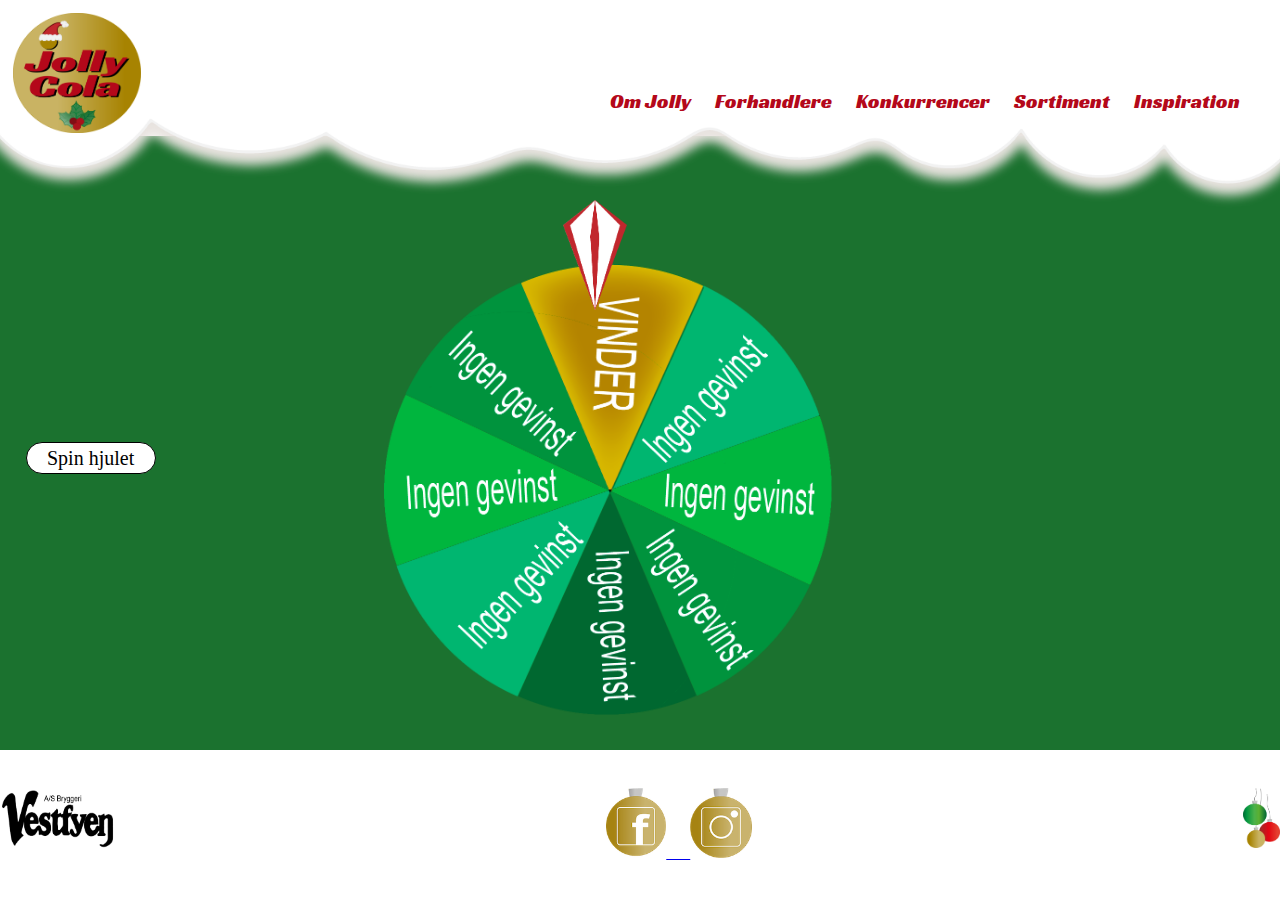
<file: programmering/wheel.html>
<!DOCTYPE html>
<html lang="da">
<head>
  <meta charset="UTF-8">
  <meta name="viewport" content="width=device-width, initial-scale=1.0">
  <meta http-equiv="X-UA-Compatible" content="ie=edge">
  <meta name="robots" content="noindex">
  <title>Spin og vind</title>
  <meta name="description" content="Spin hjulet og se om du har vundet">
  <meta name="keywords" content="konkurrence, spin, vind, hjul">

    <link rel="stylesheet" href="css/navbar.css">
      <link rel="stylesheet" href="css/wheel.css">
      <link rel="icon" type="image/x-icon" href="images/logo.png"/>
  </head>

  <body>

    <header>

      <img class="headimage" src="images/header.png" alt="skyheader">
        <a href="index.html">
          <img class="logo" src="images/logo.png" alt="logo">
        </a>

  <div class="nav">
     <label for="toggle">&#9776;</label>
     <input type="checkbox" id="toggle">

       <div class="menu">
           <a href="aboutjolly.html">Om Jolly</a>
           <a href="retailers.html">Forhandlere</a>
           <a href="contest.html">Konkurrencer</a>
           <a href="sortiment.html">Sortiment</a>
           <a href="404page.html">Inspiration</a>
       </div>
  </div>
  </header>

<!--Indhold - hjulet-->
  <div class="spinbackground">
    <img  class="spin" src="images/wheelcontest.png" alt="wheel"/>
    <img class="arrow" src="images/arrowwheel.png" alt="arrow">
        <p class="buttonspinwheel">Spin hjulet</p>
  </div>

  <!--Footer-->
    <footer>
      <div class="footelements">
        <img class="vestfyen" src="images/vestfyen.png" alt="vestfyenlogo">
          <div class="socials">
            <a href="https://www.facebook.com/JollyCola">
              <img class="facebook" src="images/facebook.png" alt="facebook">
            </a>
            <a href="https://www.instagram.com/jollycolaoriginal/">
              <img class="instagram" src="images/instagram.png" alt="instagram">
            </a>
          </div>
        <img class="ball" src="images/ball.png" alt="christmasballs">
      </div>
    </footer>

</body>
</file>
<file: programmering/css/navbar.css>
@import url('https://fonts.googleapis.com/css2?family=Racing+Sans+One&display=swap');
/*font-family: 'Racing Sans One', cursive;*/

:root {
  /* farver */
  --darkred: #5e0106;
  --red: #b4081a;   /* navbar skrift farve + burger nogle overskrifter*/
  --lightred: #c63141; /* baggrundsfarve*/
  --darkgreen: #1b722f; /* baggrundsfarve*/
  --burntorange: #ae520b;/* baggrundsfarve*/
  --white: #FFFFFF;

  /* fonte */
  --heading:'Racing Sans One', cursive;
  --text: 'Arial Narrow';
}


  html, body{
    width: 100%;
    height: 100%;
    margin: 0;
  }

.headimage{
  width: 120%;
  margin-left: -5%;
  margin-top: -1%;
  position: absolute;
  z-index: 1;
}

.logo{
 width: 10%;
 position: relative;
 padding: 1%;
 display: block;
 z-index: 1;

}

.nav{
  text-align: right;
  height: 70px;
  line-height: 70px;
}

.menu{
  margin: -100px 30px 0 0;
  font-size: 25px;
  font-family: var(--heading);
  position: relative;
  z-index: 1;
}

.menu a{
  text-decoration: none;
  color: var(--red);
  margin: 0 60px;
}

label{
  margin: 0 40px 0 0;
  font-size: 70px;
  line-height: 70px;
  display: none;
  width: 26px;
  color: var(--red);
  z-index: 1;
}

#toggle{
  display: none;
}

  /* footer */

.footelements{
  display: flex;
  flex-direction: row;
  justify-content: space-between;
  margin-top: 3%;
  background-color: var(--white);
}

.vestfyen{
 height: 100px;
}

.ball{
 height: 200px;
}

.socials{
  word-spacing: 20px;
}



  /* responsiv footer*/
@media only screen and (min-width: 375px) {

.facebook{
  height: 70px;
}

.instagram{
  height: 70px;
  }

.vestfyen{
   height: 60px;
  }

.ball{
   height: 60px;
  }

}

/*Media rules for iphone og stående ipad - de 768px er bredden på en stående ipad
dermed vil det vise sig på telefonen som på en stående ipad, da jeg har skrevt max-width*/
@media only screen and (max-width: 768px) {

  .headimage{
    margin-top: 10%;
  }

  .logo{
    width: 25%;
    margin-left: auto;
    margin-right: auto;
  }

/*Burgermenu*/
  label{
    display: block;
    cursor: pointer;
    position: relative;
    margin-top: -20%;
  }

.menu{
  text-align: center;
  width: 100%;
  display: none;
  position: relative;
  margin-top: 20%;
  background-color: var(--white);
    }


.menu a{
  display: block;
  border-bottom: 1px solid #eaeaeb;
  margin: 0;
}

#toggle:checked + .menu{
  display: block;
}

}

/*Media rules for liggende ipad - de 769px for ipad, da telefonen skelner lige her omkring dette breakpoint -
så dette er mellemstadiet mellem telefon og stående ipad til web*/
@media only screen and (min-width: 769px) {

.menu a{
  margin: 0 10px;
  }

.menu{
  margin: -80px 30px 0 0;
  font-size: 20px;
}

.headimage{
  margin-top: -4%;
}

}

/*Media rules for web de 1366px er bredden på en liggede ipad pro, som næsten er på str. med en browser*/
@media only screen and (min-width: 1366px) {

  .menu a{
    margin: 0 40px;
  }

  .menu{
    margin: -100px 30px 0 0;
    font-size: 30px;
}

}
</file>
<file: programmering/css/index.css>
@import url('https://fonts.googleapis.com/css2?family=Racing+Sans+One&display=swap');
/*font-family: 'Racing Sans One', cursive;*/

:root {
  /* farver */
  --darkred: #5e0106;
  --red: #b4081a;   /* navbar skrift farve + burger nogle overskrifter*/
  --lightred: #c63141; /* baggrundsfarve*/
  --darkgreen: #1b722f; /* baggrundsfarve*/
  --burntorange: #ae520b;/* baggrundsfarve*/
  --white: #FFFFFF;

  /* fonte */
  --heading:'Racing Sans One', cursive;
  --text: 'Arial Narrow';
}


  html, body{
    width: 100%;
    height: 100%;
    margin: 0;
  }

  /* Generelle styles for mine h1, h2 og p tekst */
h1{
  font-family: var(--heading);
  color: var(--white);
  font-size: 35px;
}

h2{
  font-family: var(--heading);
  color: var(--white);
  font-size: 25px;
}

p{
  font-family: var(--text);
  color: var(--white);
  font-size: 20px;
  line-height: 30px;
}

  /* Sne der falder */
  .snowflake {
    color: #fff;
    font-size: 1em;
    text-shadow: 0 0 5px #000;
  }

  @-webkit-keyframes snowflakes-fall{0%{top:-10%}100%{top:100%}}
  @-webkit-keyframes snowflakes-shake{0%,100%{-webkit-transform:translateX(0);transform:translateX(0)}50%{-webkit-transform:translateX(80px);transform:translateX(80px)}}
  @keyframes snowflakes-fall{0%{top:-10%}100%{top:100%}}
  @keyframes snowflakes-shake{0%,100%{transform:translateX(0)}50%{transform:translateX(80px)}}.snowflake{position:fixed;top:-10%;z-index:9999;-webkit-user-select:none;-moz-user-select:none;-ms-user-select:none;user-select:none;cursor:default;-webkit-animation-name:snowflakes-fall,snowflakes-shake;-webkit-animation-duration:10s,3s;-webkit-animation-timing-function:linear,ease-in-out;-webkit-animation-iteration-count:infinite,infinite;-webkit-animation-play-state:running,running;animation-name:snowflakes-fall,snowflakes-shake;animation-duration:10s,3s;animation-timing-function:linear,ease-in-out;animation-iteration-count:infinite,infinite;animation-play-state:running,running}.snowflake:nth-of-type(0){left:1%;-webkit-animation-delay:0s,0s;animation-delay:0s,0s}.snowflake:nth-of-type(1){left:10%;-webkit-animation-delay:1s,1s;animation-delay:1s,1s}.snowflake:nth-of-type(2){left:20%;-webkit-animation-delay:6s,.5s;animation-delay:6s,.5s}.snowflake:nth-of-type(3){left:30%;-webkit-animation-delay:4s,2s;animation-delay:4s,2s}.snowflake:nth-of-type(4){left:40%;-webkit-animation-delay:2s,2s;animation-delay:2s,2s}.snowflake:nth-of-type(5){left:50%;-webkit-animation-delay:8s,3s;animation-delay:8s,3s}.snowflake:nth-of-type(6){left:60%;-webkit-animation-delay:6s,2s;animation-delay:6s,2s}.snowflake:nth-of-type(7){left:70%;-webkit-animation-delay:2.5s,1s;animation-delay:2.5s,1s}.snowflake:nth-of-type(8){left:80%;-webkit-animation-delay:1s,0s;animation-delay:1s,0s}.snowflake:nth-of-type(9){left:90%;-webkit-animation-delay:3s,1.5s;animation-delay:3s,1.5s}.snowflake:nth-of-type(10){left:25%;-webkit-animation-delay:2s,0s;animation-delay:2s,0s}.snowflake:nth-of-type(11){left:65%;-webkit-animation-delay:4s,2.5s;animation-delay:4s,2.5s}

  /* baggrundsfarve div og grøn/2 del af indexsiden */
.introduction{
  background-color: var(--darkgreen);
  height: 800px;
}

.hollyjolly{
  margin-top: -260px;
  font-size: 70px;
  margin-left: 3%;
  color: var(--white);
}


.indextext{
  position: absolute;
  left: 2%;
  width: 50%;
}

.newedition{
  font-size: 30px;
}

.halfhalf{
  width: 100%;
  margin: 1%;
  margin-left: 15%;
}

  /* baggrundsfarve div og Rød del af indexsiden */
.jollycolaindex{
  background-color: var(--lightred);
  height: 80%;
}

.headjolly{
  margin: 0;
  padding-top: 5%;
}

.indextextred{
  margin-left: 2%;
  width: 45%;
}

.bottle{
  width: 50%;
  float: right;
  margin-top: -520px;
  margin-right: 1%;
}

.scrapwin{
  width: 55%;
  float: right;
  margin-top: -180px;
  margin-right: 1%;
}

.scrapindex{
  margin-left: 2%;
}

.scraptext{
  width: 45%;
}

  /* baggrundsfarve div og orange/3 del af indexsiden */
.jollytinindex{
    background-color: var(--burntorange);
    height: 100%;
  }

.tintext{
  margin-left: 2%;
  width: 45%;
}

.tinheading{
  margin: 0;
  padding-top: 5%;
}

.colatin{
  width: 90%;
  float: right;
  margin-top: -670px;
  margin-right: -5%;
}

.scanindex{
  margin-left: 2%;
}

.scantext{
  width: 50%;
}

.scanwin{
  width: 50%;
  float: right;
  margin: 1%;
  margin-top: -70%;
}

.buttonindex{
  border-radius: 100px;
  background-color: var(--white);
  border: 1px solid #000000;
  width: 30%;
  color: #000000;
  text-align: center;
  margin-left: 2%;
}

.buttonindex:hover {
  box-shadow: 0 12px 16px 0 rgba(0,0,0,0.24), 0 17px 50px 0 rgba(0,0,0,0.19);
}

.buttononindexpage{
  text-decoration: none;
}

  /* mediarules iphone 6/7/8 plus*/
@media only screen and (max-width: 414px) {

  /* grøn del af indexsiden */
.ballindex{
  height: 400px;
}

.indextext{
  margin-top: 5%;
}

.halfhalf{
  width: 85%;
}

/* rød del af indexsiden */
.indexwebtext{
display: none;
}

/* orange del af indexsiden */
.tintextweb{
  display: none;
}

.tintextweb2{
  display: none;
}

}


/*Media rules for stående ipad*/
@media only screen and (min-width: 415px) {

  /* grøn del af indexsiden */
.introduction{
  height: 1100px;
}

.ballindex{
  height: 600px;
}

.hollyjolly{
  width: 70%;
  font-size: 90px;
  margin-left: 20%;
  margin-top: -350px;
}

.indextext{
  width: 60%;
  margin-top: 10%;
}

.halfhalf{
  width: 60%;
  margin-left: 40%;
  margin-top: -15%;
}

/* rød del af indexsiden */
.newbottletext{
  font-weight: bold;
  font-size: 25px;
}

.bottle{
width: 50%;
margin-top: -650px;
}

.scrapwin{
width: 30%;
margin-top: -10%;
margin-right: 40%;
}

/* orange del af indexsiden */
.textmobil{
  display: none;
}

.tintextweb{
  font-weight: bold;
  font-size: 25px;
}

.colatin{
  margin-top: -590px;
}

.scanwin{
  width: 45%;
  margin-top: -25%;
}

.jollytinindex{
  height: 70%;
}

}

/*Media rules for liggende ipad og web*/
@media only screen and (min-width: 1025px) {

  /* grøn del af indexsiden */
.introduction{
  display: flex;
  height: 700px;
}

.ballindex{
  height: 85%;
}

.indextext{
    margin-left: 890px;
    width: 20%;
    line-height: 40px;
    margin-top: 250px;
  }

.twoways{
  width: 50%;
}

.halfhalf{
    margin-left: 30%;
    margin-top: 15%;
    width: 60%;
  }


.hollyjolly{
    margin-top: -360px;
    font-size: 90px;
    width: 70%;
  }

/* rød del af indexsiden */
.bottle{
  width: 30%;
  margin-top: -570px;
  }

.scrapindex{
  margin-top: -2%;
}

.scrapwin{
  width: 20%;
  margin-top: -14%;
  margin-right: 63%;
  }

.scraptext{
  width: 15%;
}

/* orange del af indexsiden */
.colatin{
  width: 80%;
  margin-top: -500px;
}

.scanwin{
  width: 25%;
  margin-top: -15%;
  margin-right: 49%;
}

.scanindex{
  margin-top: -5%;
}

.scantext{
  width: 25%;
}

.jollytinindex{
  height: 80%;
  }

.buttonindex{
  width: 10%;
  }

}
</file>
<file: programmering/css/404page.css>
@import url('https://fonts.googleapis.com/css2?family=Racing+Sans+One&display=swap');
/*font-family: 'Racing Sans One', cursive;*/

:root {
  /* farver */
  --darkred: #5e0106;
  --red: #b4081a;   /* navbar skrift farve + burger nogle overskrifter*/
  --lightred: #c63141; /* baggrundsfarve*/
  --darkgreen: #1b722f; /* baggrundsfarve*/
  --burntorange: #ae520b;/* baggrundsfarve*/
  --white: #FFFFFF;

  /* fonte */
  --heading:'Racing Sans One', cursive;
  --text: 'Arial Narrow';
}


  html, body{
    width: 100%;
    height: 100%;
    margin: 0;
  }

h1{
  font-family: var(--heading);
  color: var(--white);
  font-size: 35px;
}

h2{
  font-family: var(--heading);
  color: var(--white);
  font-size: 25px;
}

p{
  font-family: var(--text);
  color: var(--white);
  font-size: 20px;
  line-height: 30px;
}

  /*404page */
.error{
  background-color: var(--burntorange);
}

.imageerror{
  width: 70%;
  margin-left: 10%;
}
</file>
<file: programmering/css/aboutjolly.css>
@import url('https://fonts.googleapis.com/css2?family=Racing+Sans+One&display=swap');
/*font-family: 'Racing Sans One', cursive;*/

:root {
  /* farver */
  --darkred: #5e0106;
  --red: #b4081a;   /* navbar skrift farve + burger nogle overskrifter*/
  --lightred: #c63141; /* baggrundsfarve*/
  --darkgreen: #1b722f; /* baggrundsfarve*/
  --burntorange: #ae520b;/* baggrundsfarve*/
  --white: #FFFFFF;

  /* fonte */
  --heading:'Racing Sans One', cursive;
  --text: 'Arial Narrow';
}


  html, body{
    width: 100%;
    height: 100%;
    margin: 0;
  }

h1{
  font-family: var(--heading);
  color: var(--white);
  font-size: 35px;
}

h2{
  font-family: var(--heading);
  color: var(--white);
  font-size: 25px;
}

p{
  font-family: var(--text);
  color: var(--white);
  font-size: 20px;
  line-height: 30px;
}

/* Første del af om jolly - orange side */

.firstpartabout{
  background-color: var(--burntorange);
  height: 350px;
  margin-top: -5%;
}

.headingabout{
  padding-top: 10%;
  line-height: 55px;
}

.smallhand{
  width: 120%;
  float: right;
  margin-top: -35%;
  animation-duration: 3s;
  animation-name: slidein;
  animation-iteration-count: 1;
  animation-direction: alternate;
}

@keyframes slidein {
  from {
    margin-left: 10%;
    width: 10%;
  }

  to {
    width: 100%;
  }
}

.firstparttext{
  margin-left: 2%;
}

.sayhollyto{
  font-weight: bold;
  font-size: 30px;
}

/* Anden del af om jolly - hvid side */

.headhistory{
  color: var(--red);
  margin-left: 2%;
}

/* tredje del af om jolly - grøn side */
.thirdpartabout{
  background-color: var(--darkgreen);
  height: 350px;
  margin-top: 5%;
}

.contentcaption{
  margin-left: 2%;
  padding-top: 2%;
}

.infograpichsoda{
  width: 95%;
  margin-left: 1%;
}

.ptextabout{
  margin-left: 2%;

}

/* mediarules iphone 6/7/8 plus*/
@media only screen and (max-width: 414px) {

/* Første del*/
.sayhollyto{
  display: none;
  }

/* anden del*/
.historyvertical{
  display: none;
}

.historystanding{
  width: 100%;
  margin-left: -12%;
}

}


/*Media rules for stående ipad*/
@media only screen and (min-width: 415px) {

/* Første del*/
.firstpartabout{
  height: 650px;
}

.headingabout{
  padding-top: 20%;
}

.smallhand{
  margin-top: -20%;
}

/* anden del*/
.historystanding{
  display: none;
}

.historyvertical{
  width: 90%;
  margin-left: 5%;
}

/* tredje del*/
.thirdpartabout{
  height: 550px;
  margin-top: 10%;
}

}

/*Media rules for liggende ipad og web*/
@media only screen and (min-width: 1025px) {

/* Første del*/
.firstpartabout{
  height: 750px;
}

.headingabout{
  padding-top: 15%;
}

.smallhand{
  width: 100%;
  margin-top: -21%;
}

@keyframes slidein {
  from {
    margin-left: 30%;
    width: 30%;
  }

  to {
    width: 100%;
  }
}

/* tredje del*/
.thirdpartabout{
  height: 950px;
  margin-top: 10%;
}

}
</file>
<file: programmering/css/contest.css>
@import url('https://fonts.googleapis.com/css2?family=Racing+Sans+One&display=swap');
/*font-family: 'Racing Sans One', cursive;*/

:root {
  /* farver */
  --darkred: #5e0106;
  --red: #b4081a;   /* navbar skrift farve + burger nogle overskrifter*/
  --lightred: #c63141; /* baggrundsfarve*/
  --darkgreen: #1b722f; /* baggrundsfarve*/
  --burntorange: #ae520b;/* baggrundsfarve*/
  --white: #FFFFFF;

  /* fonte */
  --heading:'Racing Sans One', cursive;
  --text: 'Arial Narrow';
}


  html, body{
    width: 100%;
    height: 100%;
    margin: 0;
  }

h1{
  font-family: var(--heading);
  color: var(--white);
  font-size: 35px;
}

h2{
  font-family: var(--heading);
  color: var(--white);
  font-size: 25px;
}

p{
  font-family: var(--text);
  color: var(--white);
  font-size: 20px;
  line-height: 30px;
}

/*Konkurrence side 1 del*/
.backgroundcontest{
  background-color: var(--burntorange);
  height: 600px;
  margin-top: -5%;
}

.buttoncontest{
  border-radius: 100px;
  background-color: var(--white);
  border: 1px solid #000000;
  width: 30%;
  color: #000000;
  text-align: center;
  margin-left: 2%;
}

.buttoncontest:hover {
  box-shadow: 0 12px 16px 0 rgba(0,0,0,0.24), 0 17px 50px 0 rgba(0,0,0,0.19);
}

.buttononcontestpage{
  text-decoration: none;
}

.spinwheel{
  width: 90%;
  margin-left: 4%;
}

.contestheading{
  padding-top: 20px;
  text-align: center;
}

.firstcontestwheel{
  margin-left: 2%;
}

.textfirstcontest{
  margin-left: 4%;
}

/*Konkurrence side 2 del*/
.secondcontest{
  background-color: var(--lightred);
  height: 650px;
  margin-top: -5%;
}

.bottlebehind{
  width: 50%;
  padding-top: 5%;
  float: right;
}

.scrapandwintext{
  font-size: 20px;
}

.textsecondcontest{
  margin-left: 2%;
  padding-top: 10%;
}


/*Konkurrence side 3 del*/

.thirdcontest{
  background-color: var(--darkgreen);
  height: 700px;
  margin-top: -5%;
}

.whatnow{
  margin-left: 2%;
  padding-top: 10%;
}

.textthirdcontest{
  margin-left: 2%;
  margin-right: 2%;
}

.insertinformation{
  border-radius: 100px;
  background-color: var(--white);
  border: 1px solid #000000;
  width: 70%;
  height: 30px;
  color: #000000;
  text-align: center;
  margin-left: 2%;
}

.insertinformation:hover {
  box-shadow: 0 12px 16px 0 rgba(0,0,0,0.24), 0 17px 50px 0 rgba(0,0,0,0.19);
}

.informationwin{
  margin-left: 2%;
  margin-right: 2%;
}

.capnumber{
  display: flex;
}

.name{
  display: flex;
  justify-content: space-between;
}

.number{
  display: flex;
}

.city{
  display: flex;
}

/* mediarules iphone 6/7/8 plus*/
@media only screen and (max-width: 414px) {

/* Første del*/
.contestballs{
  display: none;
}

.ornimentscontest{
  display: none;
}

}

/*Media rules for stående ipad*/
@media only screen and (min-width: 415px) {

/* Første del*/
.contestballs{
    width: 40%;
    position: static;
  }

.backgroundcontest{
  height: 1000px;
  margin-top: 5%;
}

.contestheading{
  position: relative;
  margin-top: -300px;
}

/* anden del*/
.bottlebehind{
  width: 25%;
  margin-right: 10%;
}

.ornimentscontest{
  position: fixed;
}
}

/*Media rules for liggende ipad og web*/
@media only screen and (min-width: 1025px) {

/* Første del*/
.backgroundcontest{
  height: 900px;
  margin-top: -1%;
}

.contestballs{
  width: 20%;
  margin-left: 40%;
}

.contestheading{
  font-size: 50px;
  margin-top: -25%;
}

.spinwheel{
  width: 350px;
}

.firstcontestwheel{
  width: 30%;
  position: absolute;
}

/* anden del*/
.textsecondcontest{
  margin-top: -850px;
  margin-left: 65%;
  width: 20%;
}

.secondcontest{
  background-color: var(--burntorange);
  height: 800px;
}

.bottlebehind{
  width: 13%;
  margin-right: 2%;
}

/* tredje del*/
.thirdcontest{
  height: 700px;
  background-color: var(--lightred);
}

.maybewintext{
  width: 40%;
}

.insertinformation{
  width: 40%;
}

.ornimentscontest{
  width: 25%;
  margin-left: 40%;
  position: absolute;
  margin-top: -47%;
}

.orinmentthreeballs{
  margin-left: 70%;
}

}
</file>
<file: programmering/css/retailers.css>
@import url('https://fonts.googleapis.com/css2?family=Racing+Sans+One&display=swap');
/*font-family: 'Racing Sans One', cursive;*/

:root {
  /* farver */
  --darkred: #5e0106;
  --red: #b4081a;   /* navbar skrift farve + burger nogle overskrifter*/
  --lightred: #c63141; /* baggrundsfarve*/
  --darkgreen: #1b722f; /* baggrundsfarve*/
  --burntorange: #ae520b;/* baggrundsfarve*/
  --white: #FFFFFF;

  /* fonte */
  --heading:'Racing Sans One', cursive;
  --text: 'Arial Narrow';
}


  html, body{
    width: 100%;
    height: 100%;
    margin: 0;
  }

h1{
  font-family: var(--heading);
  color: var(--white);
  font-size: 35px;
}

h2{
  font-family: var(--heading);
  color: var(--white);
  font-size: 25px;
}

p{
  font-family: var(--text);
  color: var(--white);
  font-size: 20px;
  line-height: 30px;
}


  /* første del af forhandlere siden */

.firstretailers{
  background-color: var(--lightred);
  height: 750px;
  margin-top: -5%;
}

.retailerstext{
  padding-top: 10%;
  margin-left: 2%;
}

.fourballsretailers{
  float: right;
  width: 40%;
  margin-top: -30%;
  margin-right: 2%;
}

  /* Animation på de fire julekugler der svinger fra side til side */
.swayimage{
    animation: swinging 3.5s ease-in-out forwards infinite;
}
@-webkit-keyframes swinging{
  /*0, 50 og 100% er den måde den svinger på. nul værdien er vigtig for at skabe flow i bevægelsen*/
    0%{-webkit-transform: rotate(10deg);}
    50%{-webkit-transform: rotate(-5deg)}
    100%{-webkit-transform: rotate(10deg);}
}

@keyframes swinging{
    0%{transform: rotate(10deg);}
    50%{transform: rotate(-5deg)}
    100%{transform: rotate(10deg);}
}

.doyouremember{
  font-size: 25px;
  margin-left: 2%;
  width: 50%;
}

.phonetext{
  margin-left: 2%;
  width: 50%;
}

.textnexttophone{
  margin-top: 70%;
}

.iphone{
  width: 50%;
  float: right;
  margin-top: -80%;
}

.postsection{
  background-color: var(--burntorange);
  height: 490px;
  margin-top: -5%;
}

.retailerssearch{
  display: flex;
}

.insertzipcode{
  border-radius: 100px;
  background-color: var(--white);
  border: 1px solid #000000;
  width: 30%;
  color: #000000;
  text-align: center;
  margin-left: 2%;
}

.insertzipcode:hover {
  box-shadow: 0 12px 16px 0 rgba(0,0,0,0.24), 0 17px 50px 0 rgba(0,0,0,0.19);
}

.zipcodetext{
  margin-left: 2%;
  padding-top: 10%
}

.searchbutton{
  border-radius: 100px;
  background-color: var(--white);
  border: 1px solid #000000;
  width: 10%;
  color: #000000;
  text-align: center;
  margin-left: 2%;
}

.searchbutton:hover {
  box-shadow: 0 12px 16px 0 rgba(0,0,0,0.24), 0 17px 50px 0 rgba(0,0,0,0.19);
}

.searchbutton{
  text-decoration: none;
}

.maps{
  margin-left: 2%;
}


/* mediarules iphone 6/7/8 plus*/
@media only screen and (max-width: 414px) {

/* Anden del*/
  .retailersweb{
    display: none;
  }
}


/*Media rules for stående ipad*/
@media only screen and (min-width: 415px) {

/* Første del*/
.firstretailers{
  height: 1400px;
}

.retailerstext{
  padding-top: 20%;
  font-size: 60px;
}

.fourballsretailers{
  margin-top: -30%;
}

.phonetext{
  width: 45%;
}

.textnexttophone{
  margin-top: 75%;
}

.iphone{
  width: 50%;
  margin-top: -50%;
  margin-left: 2%;
}

/* Anden del*/
.retailersweb{
  display: none;
}

.maps{
  width: 95%;
  height: 70%;
}

.postsection{
  height: 750px;
}


}

/*Media rules for liggende ipad og web*/
@media only screen and (min-width: 1025px) {

/* Første del*/
.foriphoneandipad{
  display: none;
}

.retailersweb{
  background-color: var(--lightred);
  height: 600px;
  display: flex;
  margin-left: -15%;
  padding-top: 10%;
}

.fourballsretailers{
  width: 60%;
}

.iphone{
  width: 70%;
  padding-top: 40%;
}

.doyouremember{
  margin-top: 200px;
  font-size: 25px;
  width: 80%;
}

.retailerstext{
  margin-top: -40%;
}

.buttonsretailers{
  display: flex;
  margin-top: -5%;
  margin-left: 10%;
}

.phonetext{
  width: 85%;
  font-size: 25px;
  margin-left: 10%;
}

.zipcodetext{
  padding-top: 0%;
  margin-left: 10%;
}

.maps{
  width: 80%;
  height: 50%;
  margin-left: 10%;
}

}
</file>
<file: programmering/css/sortiment.css>
@import url('https://fonts.googleapis.com/css2?family=Racing+Sans+One&display=swap');
/*font-family: 'Racing Sans One', cursive;*/

:root {
  /* farver */
  --darkred: #5e0106;
  --red: #b4081a;   /* navbar skrift farve + burger nogle overskrifter*/
  --lightred: #c63141; /* baggrundsfarve*/
  --darkgreen: #1b722f; /* baggrundsfarve*/
  --burntorange: #ae520b;/* baggrundsfarve*/
  --white: #FFFFFF;

  /* fonte */
  --heading:'Racing Sans One', cursive;
  --text: 'Arial Narrow';
}


  html, body{
    width: 100%;
    height: 100%;
    margin: 0;
  }

h1{
  font-family: var(--heading);
  color: var(--white);
  font-size: 35px;
}

h2{
  font-family: var(--heading);
  color: var(--white);
  font-size: 25px;
}

p{
  font-family: var(--text);
  color: var(--white);
  font-size: 20px;
  line-height: 30px;
}

/*Sortiment siden*/
.sortimentheading{
  padding-top: 20%;
  text-align: center;
}

.christmasball3{
  width: 50%;
  float: right;
  margin-top: -40%;
}

.backgroundsortiment{
  background-color: var(--darkgreen);
  margin-top: -10%;
  height: 4600px;
}

.cola{
  text-align: center;
}

.tin{
  text-align: center;
}

.sortimentimage{
   width: 80%;
}



.underheadsortiment{
  font-weight: bold;
  font-size: 25px;
  text-align: center;
  margin: 0;
}

.undertext{
  text-align: center;
  margin-left: 2%;
  margin-right: 2%;
}



/*Media rules for stående ipad*/
@media only screen and (min-width: 415px) {

.backgroundsortiment{
  height: 6300px;
  margin-top: -5%;
}

.christmasball3{
  width: 50%;
  float: right;
  margin-top: -30%;
}

.sortimentheading{
  font-size: 60px;
}

.underheadsortiment{
  font-size: 40px;
}

.undertext{
  font-size: 35px;
  line-height: 50px;
}

}

/*Media rules for liggende ipad og web*/
@media only screen and (min-width: 1025px) {

.sortimentheading{
  display: none
}

.christmasball3{
  display: none;
}

.backgroundsortiment{
  margin-top: -10%;
  height: 1400px;
}

.flexboxsortiment{
  display: flex;
  align-items: center;
}

.flexboxtin{
  display: flex;
  align-items: center;
}

.underheadsortiment{
  font-size: 25px;
}

.undertext{
  font-size: 20px;
  line-height: 30px;
}

.cola{
  padding-top: 20%;
}

}
</file>
<file: programmering/css/wheel.css>
@import url('https://fonts.googleapis.com/css2?family=Racing+Sans+One&display=swap');
/*font-family: 'Racing Sans One', cursive;*/

:root {
  /* farver */
  --darkred: #5e0106;
  --red: #b4081a;   /* navbar skrift farve + burger nogle overskrifter*/
  --lightred: #c63141; /* baggrundsfarve*/
  --darkgreen: #1b722f; /* baggrundsfarve*/
  --burntorange: #ae520b;/* baggrundsfarve*/
  --white: #FFFFFF;


  /* fonte */
  --heading:'Racing Sans One', cursive;
  --text: 'Arial Narrow';
}


html, body{
    width: 100%;
    height: 100%;
    margin: 0;
}


h1{
  font-family: var(--heading);
  color: var(--white);
  font-size: 35px;
}

h2{
  font-family: var(--heading);
  color: var(--white);
  font-size: 25px;
}

p{
  font-family: var(--text);
  color: var(--white);
  font-size: 20px;
  line-height: 30px;
}



  /* Hjulet */
@keyframes spinning {
  from { transform: rotate(0deg) }
  to { transform: rotate(360deg) }
}
.spin {
  animation-name: spinning;
  animation-duration: 10s;
  animation-iteration-count: infinite;
  /* linear | ease | ease-in | ease-out | ease-in-out */
  animation-timing-function: linear;
  width: 30%;
  margin-top: 15%;
  margin-left: 30%;
  position: absolute;
}

.spinbackground{
  background-color: var(--darkgreen);
  padding-bottom: 40%;
}

.arrow{
  width: 4%;
  position: relative;
  margin-left: 42%;
  margin-top: 10%;
}

.buttonspinwheel{
  border-radius: 100px;
  background-color: var(--white);
  border: 1px solid #000000;
  width: 30%;
  color: #000000;
  text-align: center;
  margin-left: 2%;
}

.buttonspinwheel:hover {
  box-shadow: 0 12px 16px 0 rgba(0,0,0,0.24), 0 17px 50px 0 rgba(0,0,0,0.19);
  }

/* mediarules iphone 6/7/8 plus*/
@media only screen and (max-width: 414px) {

.spin {
  width: 70%;
  margin-top: 20%;
  margin-left: 15%;
}

.spinbackground{
  padding-bottom: 90%;
}

.arrow{
  width: 10%;
  margin-left: 44%;
}

.buttonspinwheel{
  margin-top: 65%;
}

.spinbackground{
  padding-bottom: 20%;
}

}


/*Media rules for stående ipad*/
@media only screen and (min-width: 415px) {

/* Første del*/
.spin {
  width: 85%;
  margin-top: 30%;
  margin-left: 8%;
}

.spinbackground{
  padding-bottom: 90%;
}

.arrow{
  width: 10%;
  margin-left: 44%;
  padding-top: 10%;
}

.buttonspinwheel{
  margin-top: 80%;
}

.spinbackground{
  padding-bottom: 20%;
}


}

/*Media rules for liggende ipad og web*/
@media only screen and (min-width: 1025px) {

.spin {
  width: 35%;
  margin-top: 10%;
  margin-left: 30%;
}

.spinbackground{

}

.arrow{
  width: 5%;
  margin-left: 44%;
  margin-top: -5%;
}

.buttonspinwheel{
  margin-top: 10%;
  width: 10%;
}



}
</file>
